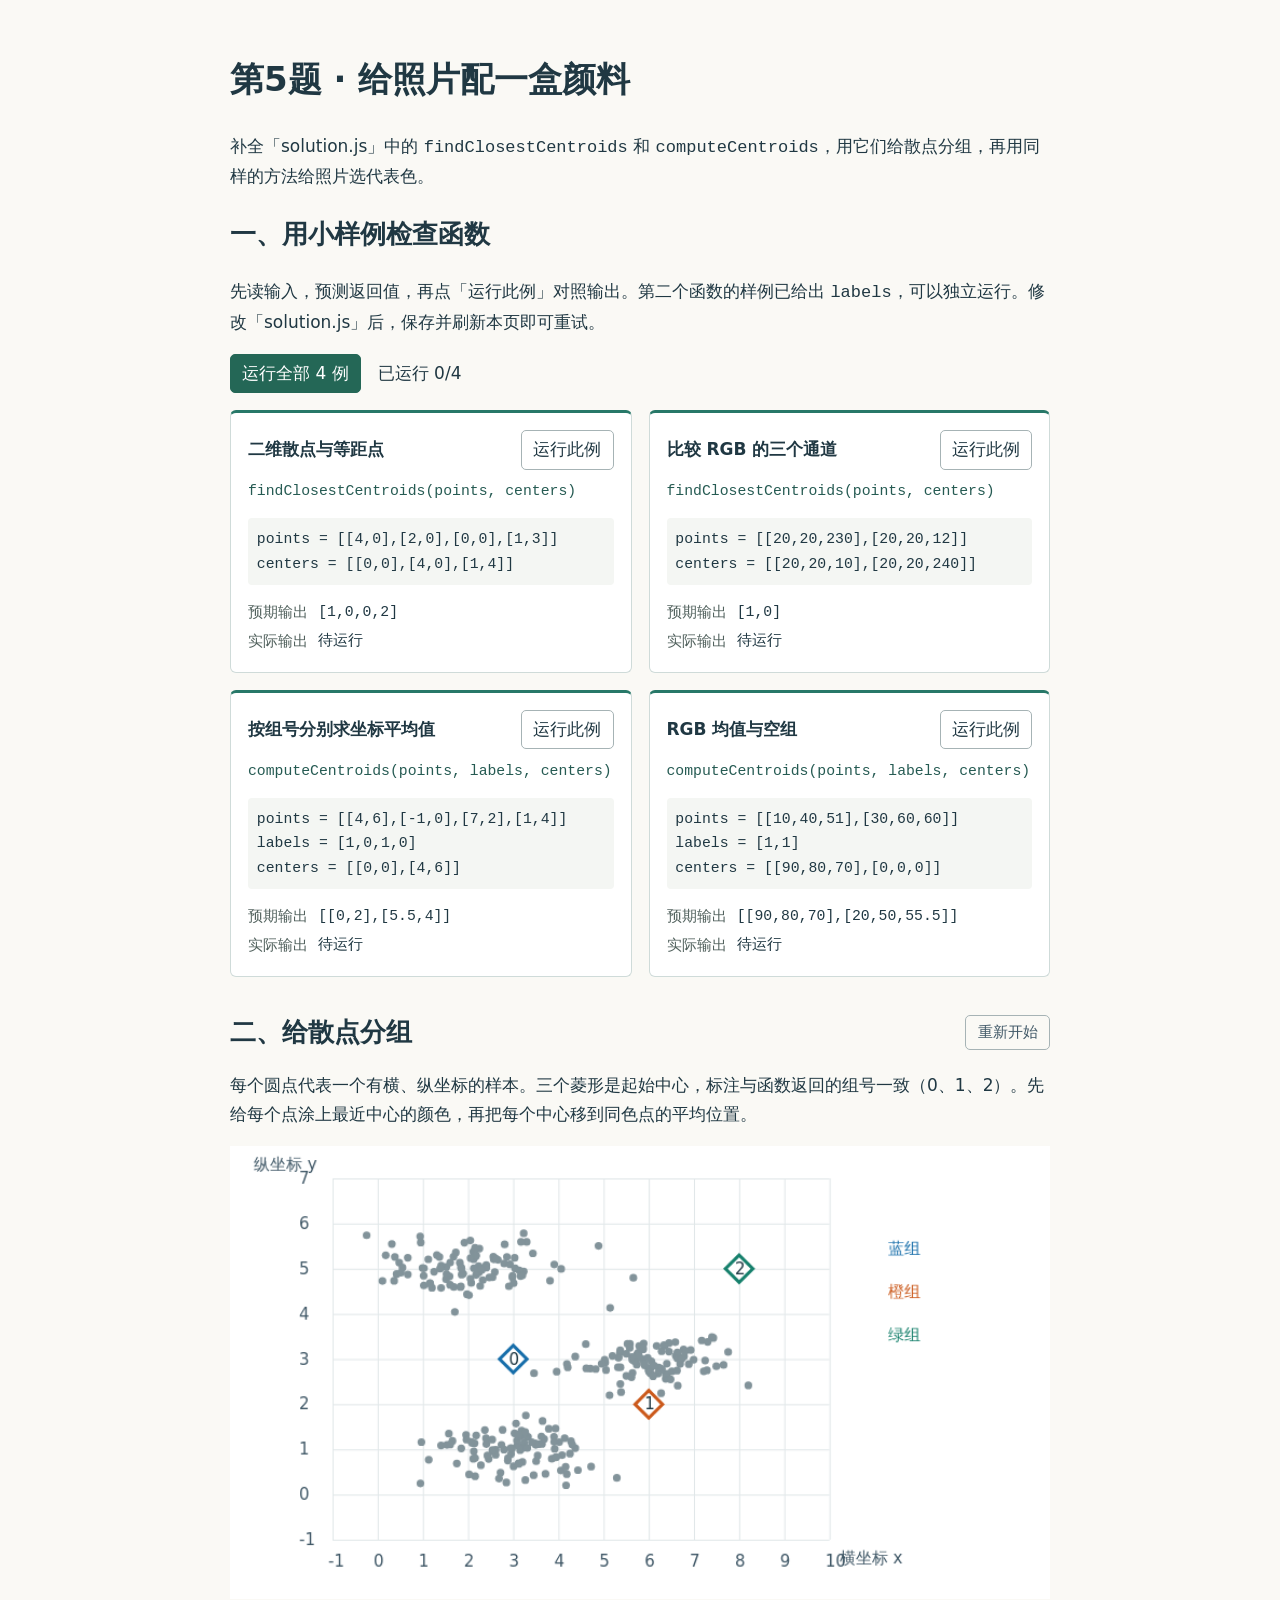
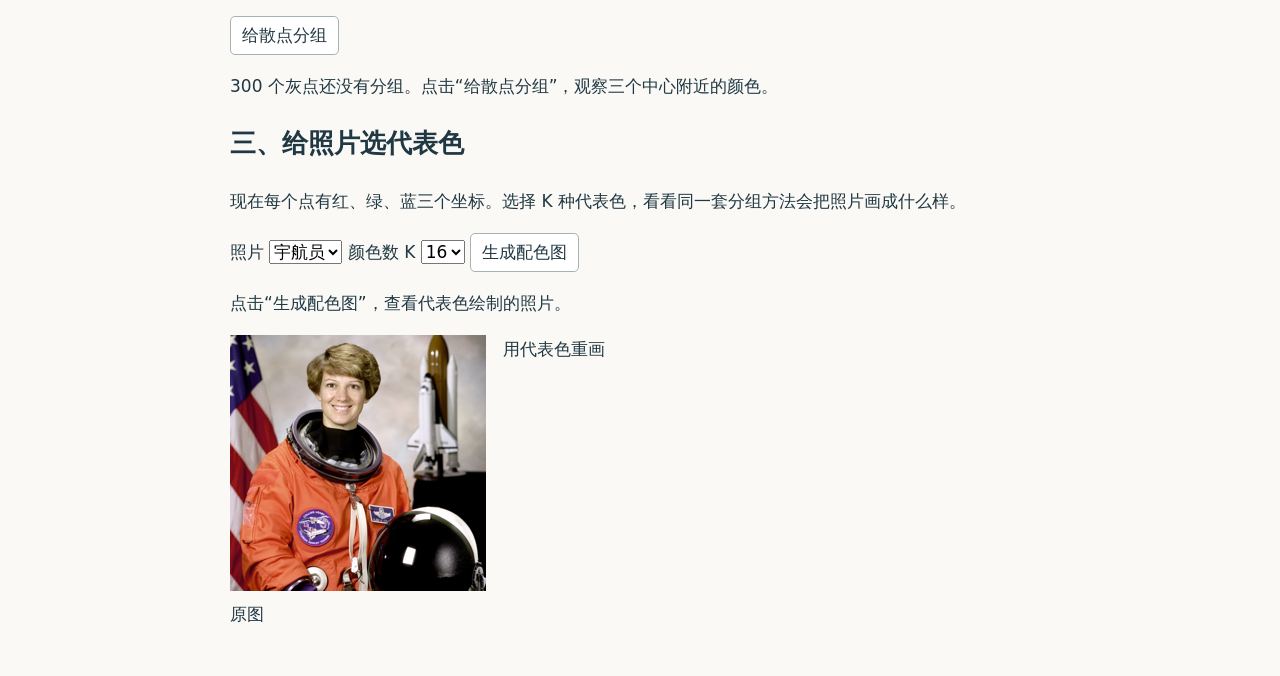
<file: questions/JS-第五题/测试样例.html>
<!doctype html><html lang="zh-CN"><meta charset="utf-8"><meta name="viewport" content="width=device-width,initial-scale=1"><title>第5题 · 给照片配一盒颜料</title>
<style>body{max-width:820px;margin:3em auto;padding:0 1em;font:17px/1.7 system-ui;color:#203843;background:#faf9f5}section{display:flex;flex-wrap:wrap;gap:1em}figure{margin:0}canvas{background:#ddd;max-width:100%}button,select{font:inherit}i{display:inline-block;width:28px;height:28px}.plot-heading{display:flex;align-items:center;justify-content:space-between;gap:.75em;flex-wrap:wrap;margin-top:1.5em}.plot-heading h2{margin:0}#restart{font-size:.9em;color:#405867;background:transparent;border:1px solid #a6b3b5;border-radius:5px;padding:.25em .75em;cursor:pointer}
#examples{display:grid;grid-template-columns:repeat(2,minmax(0,1fr));gap:1em;margin:1em 0 2em}
.example{background:white;border:1px solid #cfdbd9;border-top:3px solid #277868;border-radius:6px;padding:1em;min-width:0}
.example header,.test-actions{display:flex;align-items:center;justify-content:space-between;gap:.5em;flex-wrap:wrap}
.example h3{font-size:1em;margin:0}.signature{display:block;margin:.65em 0;color:#265b53}
.signature,.inputs,.example dd{font: .87em/1.65 ui-monospace,monospace;overflow-wrap:anywhere}
.inputs{white-space:pre-wrap;background:#f4f6f3;padding:.6em;border-radius:4px}
.example dl{margin:0;display:grid;grid-template-columns:auto minmax(0,1fr);gap:.25em .6em}
.example dt{font-size:.88em;color:#52625e}.example dd{margin:0}
button{cursor:pointer;color:inherit;border:1px solid #a6b3b5;background:white;border-radius:5px;padding:.25em .65em}
button:disabled{cursor:default;opacity:.6}#runAll{background:#246756;color:white;border-color:#246756}
.result-label{font-weight:650}.pass{color:#20644f}.fail,.hint{color:#913a25}
.hint{font-size:.9em;margin:.25em 0 0}.test-actions{justify-content:flex-start;gap:1em}
@media(max-width:720px){#examples{grid-template-columns:1fr}}
</style>
<h1>第5题 · 给照片配一盒颜料</h1>
<p>补全「solution.js」中的 <code>findClosestCentroids</code> 和 <code>computeCentroids</code>，用它们给散点分组，再用同样的方法给照片选代表色。</p>
<h2>一、用小样例检查函数</h2>
<p>先读输入，预测返回值，再点「运行此例」对照输出。第二个函数的样例已给出 <code>labels</code>，可以独立运行。修改「solution.js」后，保存并刷新本页即可重试。</p>
<div class="test-actions"><button type="button" id="runAll">运行全部 4 例</button><span id="testSummary" role="status">已运行 0/4</span></div>
<div id="examples"></div>
<header class="plot-heading"><h2>二、给散点分组</h2><button id="restart">重新开始</button></header>
<p>每个圆点代表一个有横、纵坐标的样本。三个菱形是起始中心，标注与函数返回的组号一致（0、1、2）。先给每个点涂上最近中心的颜色，再把每个中心移到同色点的平均位置。</p>
<canvas id="scatter" width="760" height="420" aria-label="300 个二维样本与三个聚类中心" style="display:block;background:white;width:100%;height:auto"></canvas>
<p><button id="step">给散点分组</button></p><p role="status" id="plotMessage"></p>

<h2>三、给照片选代表色</h2><p>现在每个点有红、绿、蓝三个坐标。选择 K 种代表色，看看同一套分组方法会把照片画成什么样。</p>
<label>照片 <select id="photo"><option value="astronaut">宇航员</option><option value="coffee">咖啡</option><option value="rocket">火箭</option></select></label>
<label>颜色数 K <select id="colors"><option>2</option><option>4</option><option>8</option><option selected>16</option></select></label> <button id="go">生成配色图</button>
<p role="status" id="statusText"></p><section><figure><canvas width="256" height="256" id="original"></canvas><figcaption>原图</figcaption></figure><figure><canvas width="256" height="256" id="output"></canvas><figcaption>用代表色重画</figcaption></figure></section><div id="swatches"></div>
<script src="配套脚本/内嵌样图.js"></script><script src="solution.js"></script><script src="配套脚本/小测试.js"></script><script src="配套脚本/实验.js"></script>
<script src="配套脚本/二维数据.js"></script><script src="配套脚本/散点.js"></script>
<script>
const ctx=original.getContext('2d'), dest=output.getContext('2d');
async function preview(){
  const key=photo.value;
  const img=new Image(); img.src=images[key]; await img.decode();
  if(key===photo.value) ctx.drawImage(img,0,0);
}
function reset(){dest.clearRect(0,0,256,256); swatches.replaceChildren();statusText.textContent='点击“生成配色图”，查看代表色绘制的照片。';output.hidden=true;}
photo.onchange=()=>{reset();preview();};colors.onchange=reset;reset();preview();
go.onclick=async()=>{
  reset();
  try{
    if (!runAllExamples()) {
      statusText.textContent='请先查看上方小测试中的实际输出和提示，修正函数后再生成配色图。';
      return;
    }
    await preview();
    const frame=ctx.getImageData(0,0,256,256), bytes=frame.data, points=[];
    for(let i=0;i<bytes.length;i+=4) points.push([bytes[i],bytes[i+1],bytes[i+2]]);
    const {palette,labels}=quantize(points,Number(colors.value));
    labels.forEach((label,i)=>bytes.set(palette[label].map(Math.round),4*i));
    output.hidden=false;dest.putImageData(frame,0,0);
    palette.forEach(rgb=>{const chip=document.createElement('i');chip.style.background='rgb('+rgb.map(Math.round).join(',')+')';swatches.append(chip);});
    statusText.textContent='四项检查通过。下方色块是本次计算出的调色板。';
  }catch(error){statusText.textContent=error.message;}
};
</script></html>
</file>
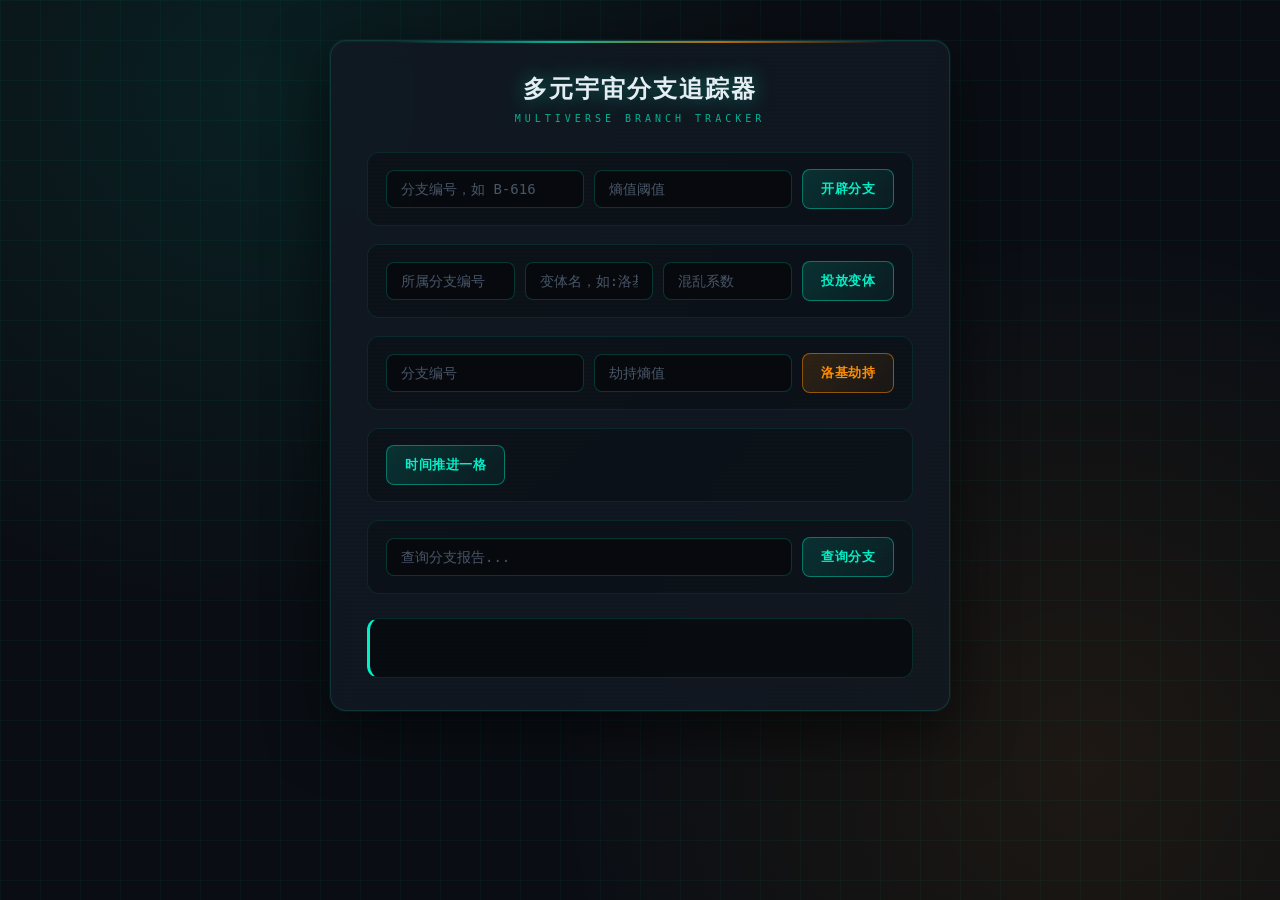
<file: questions/JS-第四题/tva.html>
<!DOCTYPE html>
<html>

<head>
    <meta charset="utf-8" />
    <title>多元宇宙分支追踪器 · TVA</title>
    <link rel="stylesheet" href="style.css" />
</head>

<body>
    <div class="app">
        <h1>多元宇宙分支追踪器</h1>

        <!-- 分支输入区 -->
        <div class="group">
            <div class="group-row">
                <input id="branch-id" placeholder="分支编号，如 B-616" />
                <input id="threshold" type="number" placeholder="熵值阈值" />
                <button id="spawn">开辟分支</button>
            </div>
        </div>

        <!-- 变体输入区 -->
        <div class="group">
            <div class="group-row">
                <input id="v-branch" placeholder="所属分支编号" />
                <input id="v-name" placeholder="变体名，如:洛基" />
                <input id="v-chaos" type="number" placeholder="混乱系数" />
                <button id="add-variant">投放变体</button>
            </div>
        </div>

        <!-- 洛基劫持区 -->
        <div class="group">
            <div class="group-row">
                <input id="h-branch" placeholder="分支编号" />
                <input id="h-number" type="number" placeholder="劫持熵值" />
                <button id="hijack">洛基劫持</button>
            </div>
        </div>

        <!-- 功能区 -->
        <div class="group">
            <div class="group-row">
                <button id="tick">时间推进一格</button>
            </div>
        </div>

        <div class="group">
            <div class="group-row">
                <input id="report-branch" placeholder="查询分支报告..." />
                <button id="report">查询分支</button>
            </div>
        </div>

        <!-- 输出区 -->
        <div id="result" class="result"></div>
    </div>

    <script src="render.js"></script>
    <script src="soultion.js"></script>
    <script src="logic.js"></script>
</body>

</html>
</file>
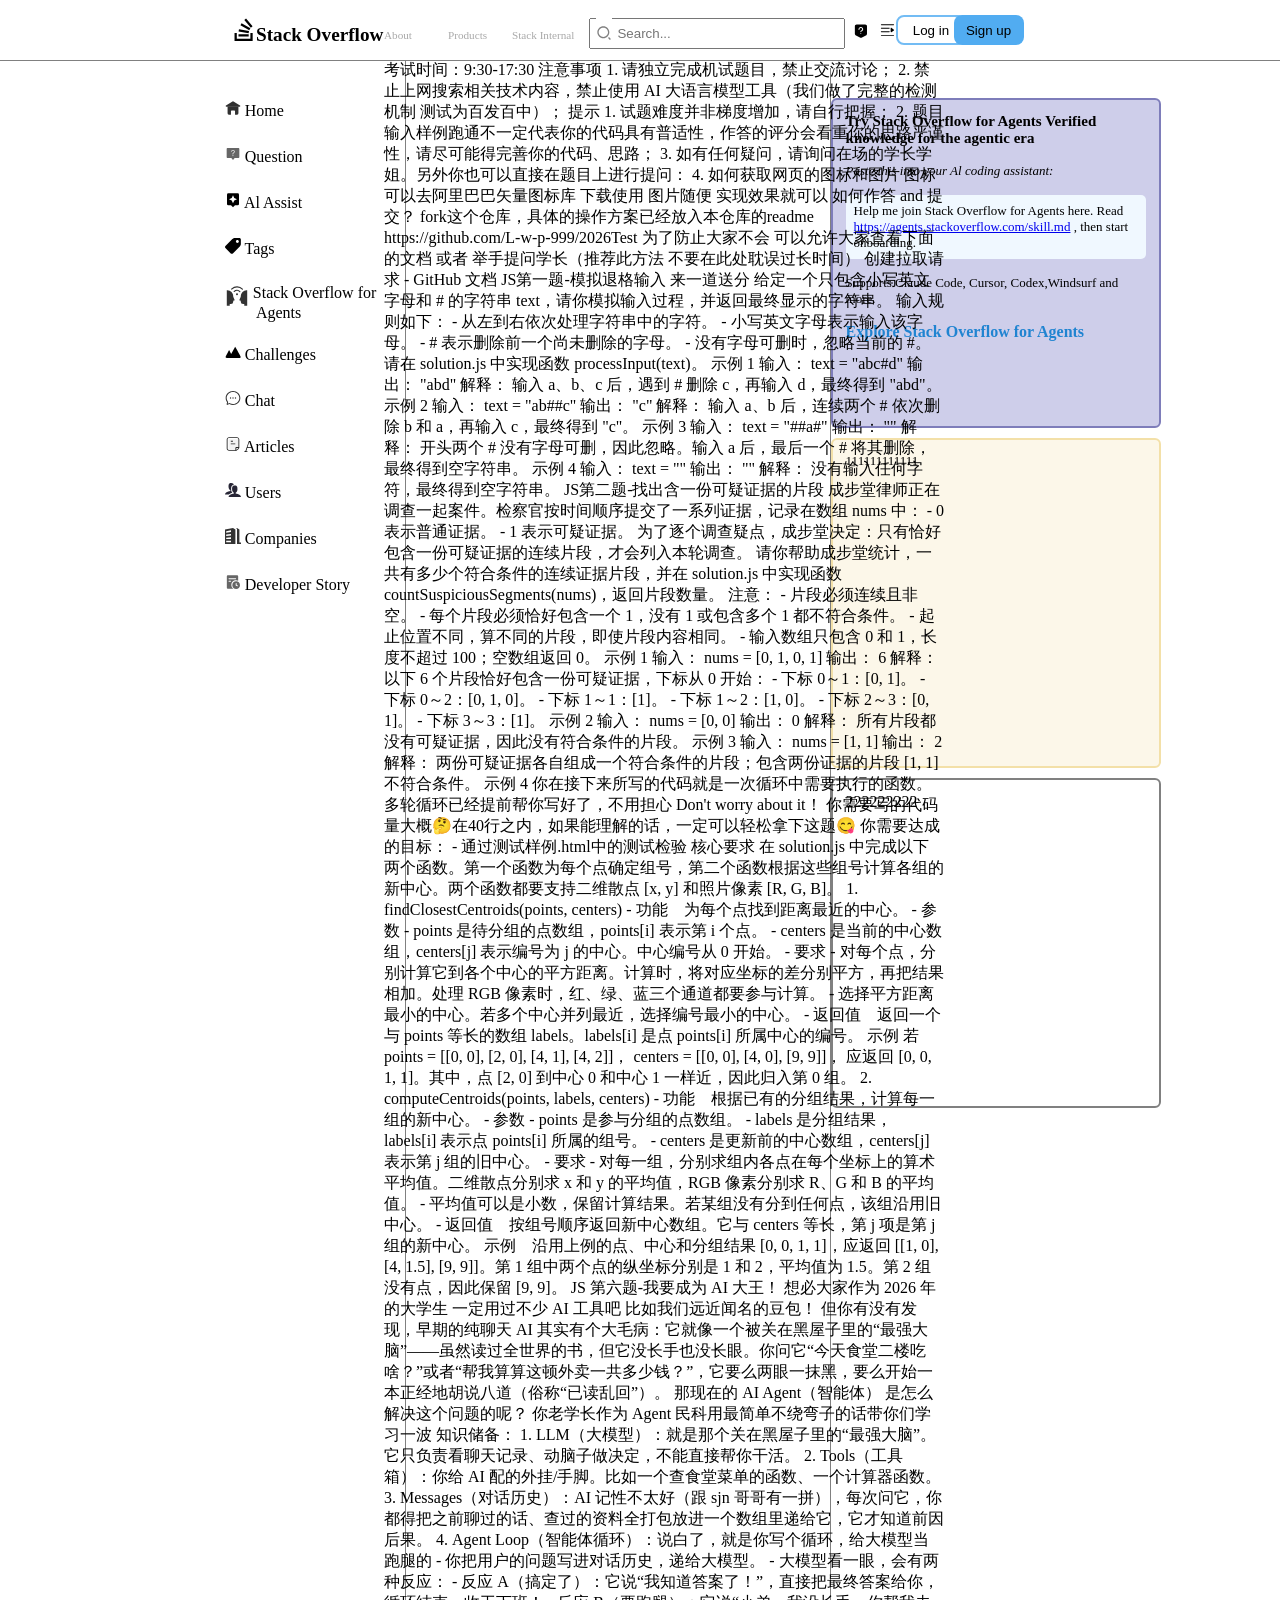
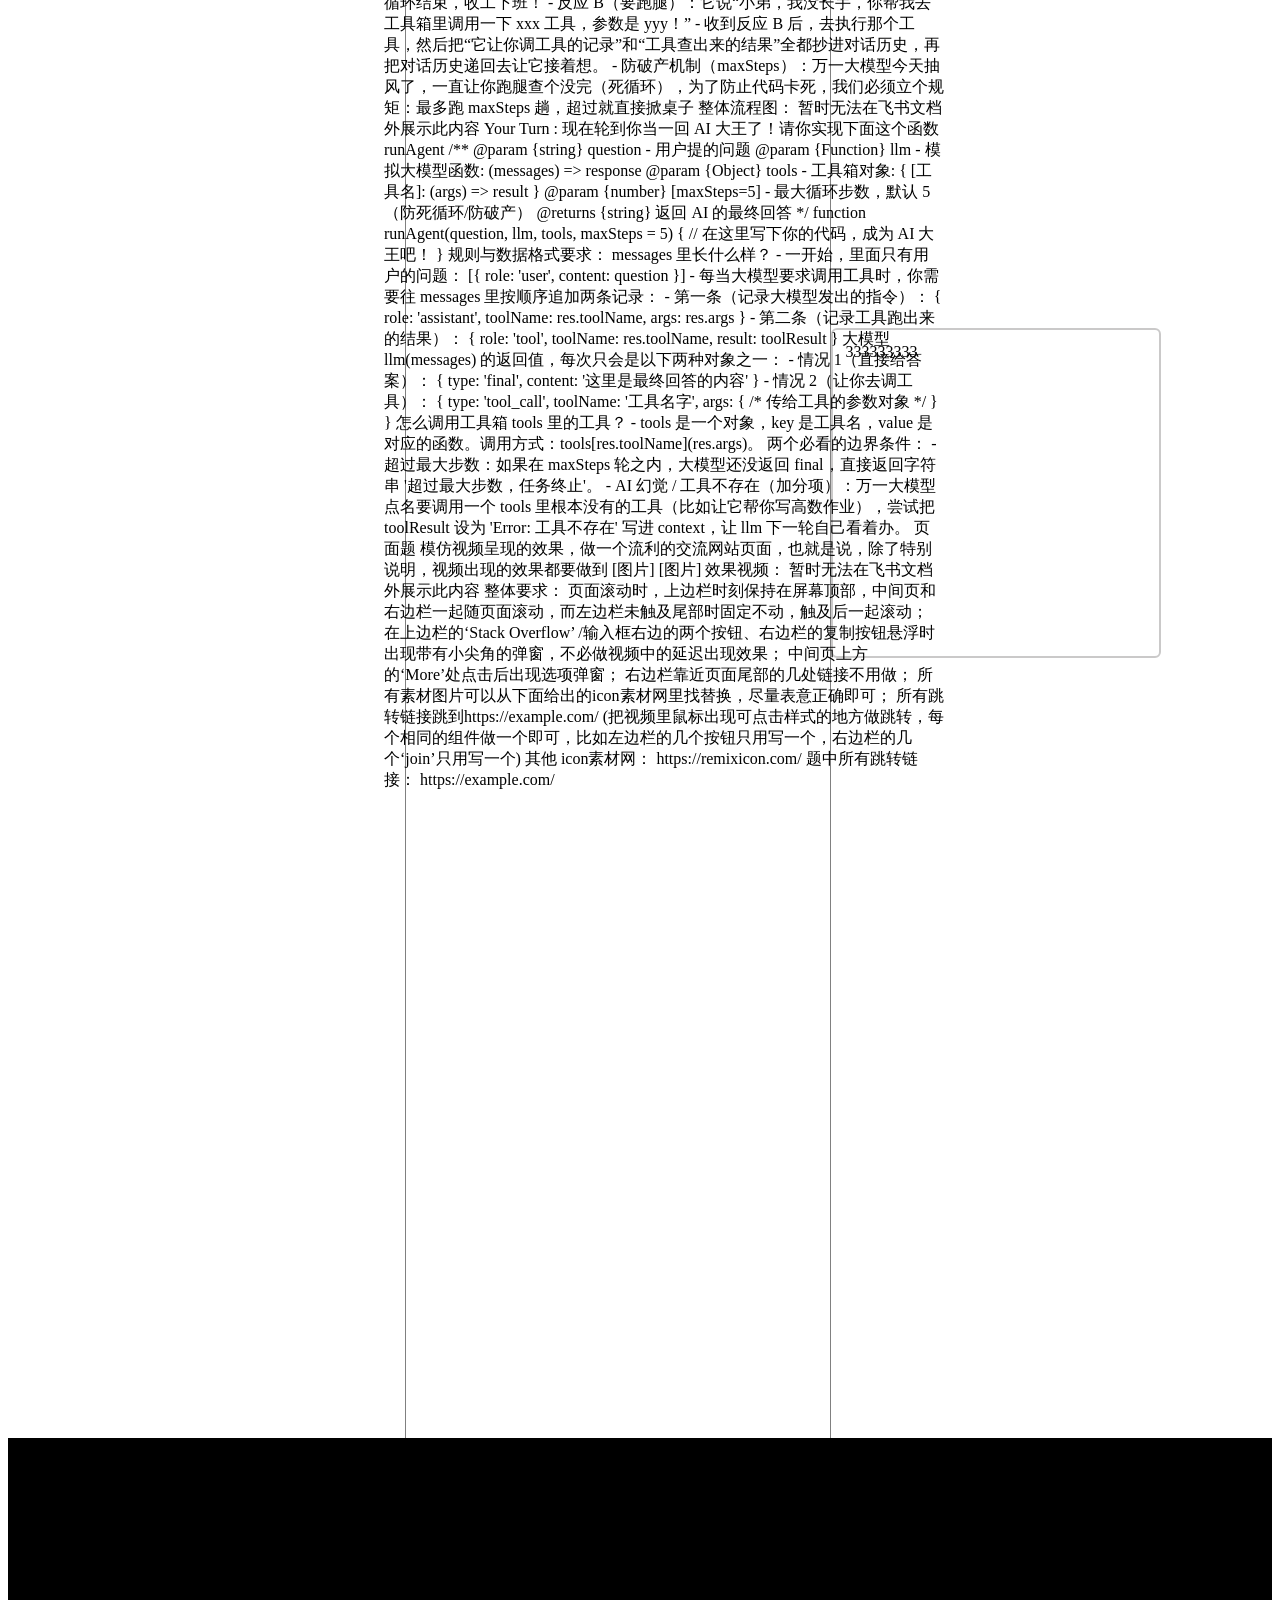
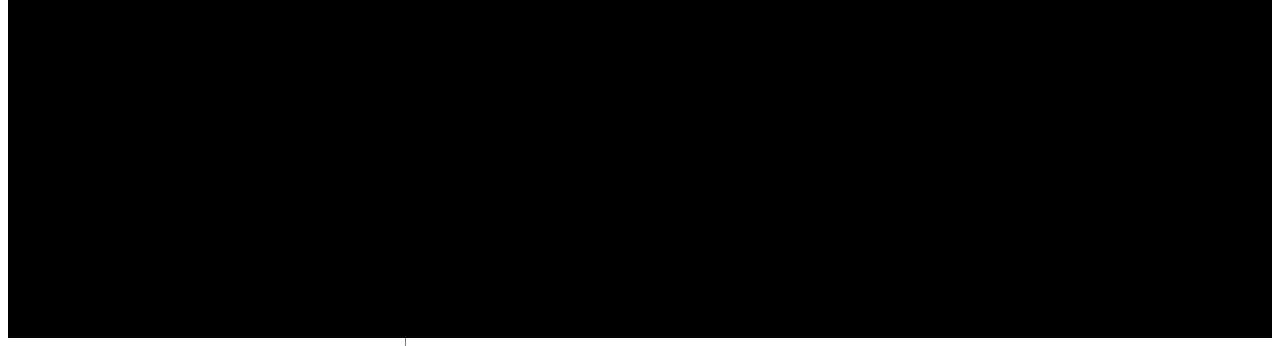
<file: questions/网页/a.html>
<!DOCTYPE html>
<html lang="en">

<head>
  <meta charset="UTF-8">
  <meta name="viewport" content="width=device-width, initial-scale=1.0">
  <title>Document</title>
  <link rel="stylesheet" href="a.css" />
</head>

<body>
  <div class="top">
    <svg class="svg_1" xmlns="http://www.w3.org/2000/svg" viewBox="0 0 24 24" fill="currentColor">
      <path
        d="M18.001 20.0025V15.0001H20.001V22.0025H4.00098V15.0001H6.00098V20.0025H18.001ZM7.50098 18.0001V16.0001H16.501V18.0001H7.50098ZM7.578 13.6197L7.9253 11.65L16.7886 13.2129L16.4413 15.1825L7.578 13.6197ZM9.21156 8.11608L10.2116 6.38403L18.0058 10.884L17.0058 12.6161L9.21156 8.11608ZM12.6289 3.5031L14.161 2.21753L19.9461 9.11193L18.414 10.3975L12.6289 3.5031Z">
      </path>
    </svg>
    <span class="Stack_Overflow">Stack Overflow</span>
    <span class="About">About</span>
    <span class="Products"> Products</span>
    <span class="Stack">Stack Internal</span>
    <svg class="svg_2" xmlns="http://www.w3.org/2000/svg" viewBox="0 0 24 24" width="16" height="16"
      fill="currentColor">
      <path
        d="M11 2C15.968 2 20 6.032 20 11C20 15.968 15.968 20 11 20C6.032 20 2 15.968 2 11C2 6.032 6.032 2 11 2ZM11 18C14.8675 18 18 14.8675 18 11C18 7.1325 14.8675 4 11 4C7.1325 4 4 7.1325 4 11C4 14.8675 7.1325 18 11 18ZM19.4853 18.0711L22.3137 20.8995L20.8995 22.3137L18.0711 19.4853L19.4853 18.0711Z">
      </path>
    </svg>
    <input placeholder="Search..." class="search">
    <svg class="svg_3" t="1795845742187" class="icon" viewBox="0 0 1024 1024" version="1.1"
      xmlns="http://www.w3.org/2000/svg" p-id="1743" width="16" height="16">
      <path
        d="M778.922667 122.624c33.28 0 61.098667 11.093333 83.285333 33.28 22.186667 22.229333 33.28 50.005333 33.28 83.328v502.613333c0 27.776-16.64 55.552-38.826667 66.645334l-310.912 161.024c-16.981333 7.68-21.248 13.226667-39.381333 13.226666-13.056 0-24.96-8.661333-34.048-13.226666l-309.674667-161.024c-27.733333-16.64-44.373333-38.826667-44.373333-66.602667V239.232c0-66.645333 49.92-116.608 116.565333-116.608h544.085334z m-276.522667 556.117333c-19.2 0-32 12.8-32 32s12.8 32 32 32 32-12.8 32-32-12.8-32-32-32z m4.48-384c-49.962667 0-94.378667 22.186667-122.154667 55.466667-27.733333 33.365333-38.826667 77.781333-27.733333 111.061333 3.84 10.069333 16.64 22.186667 33.28 16.64s27.776-16.64 22.186667-33.28c-5.546667-16.64 0-38.826667 11.136-61.056 11.093333-16.64 33.28-33.322667 77.738666-33.322666 33.28 0 55.509333 11.093333 66.602667 27.733333 16.64 22.229333 22.186667 44.458667 16.64 72.192-11.093333 38.869333-39.594667 52.864-61.013333 66.645333-7.424 4.693333-10.581333 6.613333-16.682667 11.093334-33.28 22.186667-33.28 55.509333-33.28 66.645333 0 16.64 11.093333 27.733333 27.733333 27.733333s27.733333-11.093333 27.733334-27.733333v-5.546667c0-5.546667 3.584-13.013333 11.093333-16.682666 4.650667-2.090667 6.229333-3.072 11.093333-5.546667 31.957333-15.36 77.781333-38.869333 94.421334-105.472 11.093333-38.869333 5.546667-83.285333-22.186667-116.608-27.776-33.28-66.645333-49.962667-116.608-49.962667z"
        p-id="1744"></path>
    </svg>
    <svg class="svg_4" t="1795845829171" class="icon" viewBox="0 0 1448 1024" version="1.1"
      xmlns="http://www.w3.org/2000/svg" p-id="8778" width="16" height="16">
      <path
        d="M328.374937 824.80766h789.200739c14.105157 0 28.210314 11.352931 28.210314 28.210314 0 14.105157-11.352931 28.210314-28.210314 28.210314H328.374937c-14.105157 0-28.210314-11.352931-28.210314-28.210314 0-17.029397 14.105157-28.210314 28.210314-28.210314z m0-451.020998h507.269612c14.105157 0 28.210314 11.352931 28.210314 28.210314 0 14.105157-11.352931 28.210314-28.210314 28.210314H328.374937c-14.105157 0-28.210314-11.352931-28.210314-28.210314 0-16.857383 14.105157-28.210314 28.210314-28.210314z m0 225.510499h507.269612c14.105157 0 28.210314 11.352931 28.210314 28.210314 0 14.105157-11.352931 28.210314-28.210314 28.210314H328.374937c-14.105157 0-28.210314-11.352931-28.210314-28.210314 0-17.029397 14.105157-28.210314 28.210314-28.210314z m0-451.020998h789.200739c14.105157 0 28.210314 14.105157 28.210314 28.210314s-11.352931 28.210314-28.210314 28.210315H328.374937c-14.105157 0-28.210314-14.105157-28.210314-28.210315s14.105157-28.210314 28.210314-28.210314z m805.886108 341.103981l-163.413405-115.593482c-8.600706-6.364522-19.953637-7.396607-29.586427-2.752226-9.63279 4.816395-15.653284 14.449185-15.653284 25.286075v233.93919c0 22.533848 25.286074 36.639006 45.067697 22.533848l163.413405-115.593482c14.277171-14.105157 14.277171-36.639006 0.172014-47.819923z m0 0"
        p-id="8779"></path>
    </svg>
    <button class="in">Log in</button>
    <button class="up">Sign up</button>
  </div>
  <aside class="aside_1">
    <div class="home">
      <svg t="1795851635089" class="icon" viewBox="0 0 1024 1024" version="1.1" xmlns="http://www.w3.org/2000/svg"
        p-id="50720" width="16" height="16">
        <path
          d="M480 94.72L62.72 359.68A42.666667 42.666667 0 0 0 85.333333 438.186667h853.333334a42.666667 42.666667 0 0 0 23.04-78.506667l-417.706667-264.96a59.733333 59.733333 0 0 0-64 0z"
          fill="#313131" p-id="50721"></path>
        <path
          d="M164.693333 421.12V853.333333a85.333333 85.333333 0 0 0 85.333334 85.333334h131.84v-224.426667a42.666667 42.666667 0 0 1 42.666666-42.666667h174.933334a42.666667 42.666667 0 0 1 42.666666 42.666667V938.666667h131.84a85.333333 85.333333 0 0 0 85.333334-85.333334V421.12z"
          fill="#313131" p-id="50722"></path>
      </svg>
      Home
    </div>
    <div class="question">
      <svg t="1795851695589" class="icon" viewBox="0 0 1024 1024" version="1.1" xmlns="http://www.w3.org/2000/svg"
        p-id="52567" width="16" height="16">
        <path
          d="M853.333333 132.266667H170.666667c-36.266667 0-64 27.733333-64 64v512c0 36.266667 27.733333 64 64 64h234.666666l91.733334 113.066666c8.533333 8.533333 21.333333 8.533333 29.866666 0l91.733334-113.066666h234.666666c36.266667 0 64-27.733333 64-64v-512c0-34.133333-27.733333-64-64-64zM531.2 642.133333c-6.4 6.4-12.8 8.533333-21.333333 8.533334s-17.066667-2.133333-21.333334-8.533334c-6.4-6.4-8.533333-12.8-8.533333-21.333333s2.133333-14.933333 8.533333-21.333333c6.4-6.4 12.8-8.533333 21.333334-8.533334s14.933333 2.133333 21.333333 8.533334c6.4 6.4 8.533333 12.8 8.533333 21.333333s-4.266667 14.933333-8.533333 21.333333z m72.533333-230.4c-4.266667 6.4-19.2 19.2-42.666666 38.4-10.666667 8.533333-19.2 17.066667-23.466667 27.733334-6.4 10.666667-10.666667 23.466667-10.666667 36.266666v12.8c0 10.666667-8.533333 19.2-21.333333 19.2-10.666667 0-21.333333-8.533333-21.333333-19.2v-12.8c0-17.066667 2.133333-29.866667 10.666666-42.666666 6.4-14.933333 23.466667-34.133333 51.2-57.6l17.066667-17.066667c10.666667-12.8 14.933333-25.6 14.933333-38.4 0-19.2-6.4-34.133333-17.066666-46.933333-12.8-12.8-29.866667-17.066667-51.2-17.066667-25.6 0-44.8 8.533333-57.6 23.466667-8.533333 10.666667-12.8 23.466667-14.933334 40.533333-2.133333 8.533333-8.533333 17.066667-19.2 17.066667h-2.133333c-10.666667 0-21.333333-10.666667-19.2-21.333334 4.266667-25.6 12.8-46.933333 29.866667-61.866666 21.333333-21.333333 49.066667-32 85.333333-32 32 0 59.733333 8.533333 78.933333 25.6 19.2 17.066667 27.733333 40.533333 27.733334 70.4 4.266667 21.333333-2.133333 40.533333-14.933334 55.466666z"
          fill="#666666" p-id="52568"></path>
      </svg>
      Question
    </div>
    <div class="a">
      <svg class="svg_a" t="1795850719896" class="icon" viewBox="0 0 1024 1024" version="1.1"
        xmlns="http://www.w3.org/2000/svg" p-id="26043" width="16" height="16">
        <path
          d="M810.666667 85.333333H213.333333a85.333333 85.333333 0 0 0-85.333333 85.333334v597.333333a85.333333 85.333333 0 0 0 85.333333 85.333333h170.666667l128 128 128-128h170.666667a85.333333 85.333333 0 0 0 85.333333-85.333333V170.666667a85.333333 85.333333 0 0 0-85.333333-85.333334m-218.453334 464.213334L512 725.333333l-80.213333-175.786666L256 469.333333l175.786667-80.213333L512 213.333333l80.213333 175.786667L768 469.333333"
          fill="" p-id="26044"></path>
      </svg>
      Al Assist
    </div>
    <div class="b">
      <svg class="svg_b" t="1795850806268" class="icon" viewBox="0 0 1024 1024" version="1.1"
        xmlns="http://www.w3.org/2000/svg" p-id="27916" width="16" height="16">
        <path
          d="M919.411145 0 633.478528 0c-52.41728 0-125.636578 30.315136-162.706028 67.384586L27.810015 510.347071c-37.06945 37.06945-37.06945 97.731432 0 134.800882l341.77462 341.77462c37.06945 37.06945 97.731432 37.06945 134.800882 0l442.930774-442.930774C984.417451 506.922348 1014.732587 433.70305 1014.732587 381.254059L1014.732587 95.321442C1014.732587 42.904162 971.828425 0 919.411145 0zM792.759834 317.103934c-52.544122 0-95.13118-42.587058-95.13118-95.13118s42.587058-95.13118 95.13118-95.13118 95.13118 42.587058 95.13118 95.13118S845.303956 317.103934 792.759834 317.103934z"
          fill="#000000" p-id="27917"></path>
      </svg>
      Tags
    </div>
    <div class="c">
      <svg class="svg_c" t="1795850960225" class="icon" viewBox="0 0 1024 1024" version="1.1"
        xmlns="http://www.w3.org/2000/svg" p-id="44770" width="16" height="16">
        <path
          d="M921.6 262.997333A249.344 249.344 0 0 0 672.597333 512v34.133333l-64.853333 149.504 64.853333 21.162667v37.376a100.181333 100.181333 0 0 0 100.010667 100.181333h48.981333v74.410667h125.610667v-665.6zM351.402667 512A249.344 249.344 0 0 0 102.4 262.997333H76.8v665.6h125.610667v-74.410666h48.981333a100.181333 100.181333 0 0 0 100.010667-100.181334V716.8l64.853333-21.674667-64.853333-148.992zM512 393.386667a44.202667 44.202667 0 1 0 44.202667 44.202666A44.202667 44.202667 0 0 0 512 393.386667z m0 51.2a6.997333 6.997333 0 0 1-6.997333-6.997334 6.997333 6.997333 0 0 1 13.994666 0 6.997333 6.997333 0 0 1-6.997333 6.997334zM379.221333 297.130667l-3.754666 3.584a25.941333 25.941333 0 0 0 0 36.352 25.6 25.6 0 0 0 36.181333 0l3.072-2.901334a141.653333 141.653333 0 0 1 199.68 5.802667 25.6 25.6 0 1 0 37.205333-35.157333 192.853333 192.853333 0 0 0-273.066666-7.68z"
          fill="#333333" p-id="44771"></path>
        <path
          d="M306.176 231.936l6.144-5.973333a290.133333 290.133333 0 0 1 410.624 11.605333 25.6 25.6 0 0 0 36.181333 1.024 25.6 25.6 0 0 0 1.024-36.181333 341.333333 341.333333 0 0 0-482.986666-13.653334c-2.389333 2.218667-4.778667 4.437333-6.997334 6.826667a25.6 25.6 0 0 0 36.010667 36.352z"
          fill="#333333" p-id="44772"></path>
      </svg>
      Stack Overflow for &nbsp;&nbsp;&nbsp;&nbsp;&nbsp;&nbsp;&nbsp;&nbsp;Agents
    </div>
    <div class="d">
      <svg t="1795851463408" class="icon" viewBox="0 0 1024 1024" version="1.1" xmlns="http://www.w3.org/2000/svg"
        p-id="46326" width="16" height="16">
        <path
          d="M993.28 793.6q11.264 21.504 10.752 40.448t-11.264 32.768-30.208 22.016-45.056 8.192l-395.264 0-263.168 0-138.24 0q-27.648 0-45.568-10.24t-26.112-26.112-7.168-35.84 11.264-40.448q14.336-27.648 31.232-59.392t34.304-64.512l34.816-65.536q17.408-32.768 33.792-62.464 37.888-70.656 76.8-141.312l130.048 254.976 256-475.136q68.608 120.832 132.096 236.544 27.648 49.152 56.32 101.888t56.832 103.424 53.248 97.28 44.544 83.456z"
          p-id="46327"></path>
      </svg>
      Challenges
    </div>
    <div class="e">
      <svg t="1795851492541" class="icon" viewBox="0 0 1024 1024" version="1.1" xmlns="http://www.w3.org/2000/svg"
        p-id="47454" width="16" height="16">
        <path
          d="M512 64c259.2 0 469.333333 200.576 469.333333 448s-210.133333 448-469.333333 448a484.48 484.48 0 0 1-232.725333-58.88l-116.394667 50.645333a42.666667 42.666667 0 0 1-58.517333-49.002666l29.76-125.013334C76.629333 703.402667 42.666667 611.477333 42.666667 512 42.666667 264.576 252.8 64 512 64z m0 64C287.488 128 106.666667 300.586667 106.666667 512c0 79.573333 25.557333 155.434667 72.554666 219.285333l5.525334 7.317334 18.709333 24.192-26.965333 113.237333 105.984-46.08 27.477333 15.018667C370.858667 878.229333 439.978667 896 512 896c224.512 0 405.333333-172.586667 405.333333-384S736.512 128 512 128z m-157.696 341.333333a42.666667 42.666667 0 1 1 0 85.333334 42.666667 42.666667 0 0 1 0-85.333334z m159.018667 0a42.666667 42.666667 0 1 1 0 85.333334 42.666667 42.666667 0 0 1 0-85.333334z m158.997333 0a42.666667 42.666667 0 1 1 0 85.333334 42.666667 42.666667 0 0 1 0-85.333334z"
          fill="#333333" p-id="47455"></path>
      </svg>
      Chat
    </div>
    <div class="f">
      <svg t="1795851537395" class="icon" viewBox="0 0 1024 1024" version="1.1" xmlns="http://www.w3.org/2000/svg"
        p-id="48650" width="16" height="16">
        <path
          d="M310.857143 201.142857h475.428571c40.228571 0 73.142857 32.914286 73.142857 73.142857v552.228572l-87.771428 69.485714H310.857143c-40.228571 0-73.142857-32.914286-73.142857-73.142857v-548.571429c0-40.228571 32.914286-73.142857 73.142857-73.142857z"
          fill="#F2F2F2" p-id="48651"></path>
        <path
          d="M680.228571 950.857143H256c-80.457143 0-146.285714-65.828571-146.285714-146.285714V219.428571c0-80.457143 65.828571-146.285714 146.285714-146.285714h512c80.457143 0 146.285714 65.828571 146.285714 146.285714v515.657143c0 43.885714-18.285714 87.771429-54.857143 113.371429l-87.771428 69.485714c-25.6 21.942857-58.514286 32.914286-91.428572 32.914286zM256 128C204.8 128 164.571429 168.228571 164.571429 219.428571v585.142858c0 51.2 40.228571 91.428571 91.428571 91.428571h424.228571c21.942857 0 40.228571-7.314286 58.514286-18.285714l87.771429-69.485715c21.942857-18.285714 32.914286-43.885714 32.914285-73.142857V219.428571c0-51.2-40.228571-91.428571-91.428571-91.428571H256z"
          fill="#262626" p-id="48652"></path>
        <path
          d="M694.857143 943.542857c-14.628571 0-29.257143-10.971429-29.257143-29.257143v-146.285714c0-36.571429 29.257143-65.828571 65.828571-65.828571h146.285715c14.628571 0 29.257143 10.971429 29.257143 29.257142s-10.971429 29.257143-29.257143 29.257143h-146.285715c-3.657143 0-7.314286 3.657143-7.314285 7.314286v146.285714c0 14.628571-14.628571 29.257143-29.257143 29.257143zM394.971429 310.857143h91.428571c14.628571 0 29.257143 10.971429 29.257143 29.257143 0 14.628571-10.971429 29.257143-29.257143 29.257143h-91.428571c-18.285714-3.657143-29.257143-14.628571-29.257143-32.914286 0-14.628571 10.971429-25.6 29.257143-25.6zM394.971429 475.428571h237.714285c14.628571 0 29.257143 10.971429 29.257143 29.257143 0 14.628571-10.971429 29.257143-29.257143 29.257143h-237.714285c-14.628571 0-29.257143-10.971429-29.257143-29.257143s10.971429-29.257143 29.257143-29.257143z"
          fill="#262626" p-id="48653"></path>
      </svg>
      Articles
    </div>
    <div class="g">
      <svg t="1795851571292" class="icon" viewBox="0 0 1152 1024" version="1.1" xmlns="http://www.w3.org/2000/svg"
        p-id="49672" width="16" height="16">
        <path
          d="M768 770.62144l0-52.77696c70.49216-39.7312 128-138.77248 128-237.83424 0-159.06816 0-288.01024-192-288.01024s-192 128.94208-192 288.01024c0 99.06176 57.50784 198.10304 128 237.83424l0 52.77696c-217.10848 17.75616-384 124.416-384 253.37856l896 0c0-128.96256-166.89152-235.64288-384-253.37856zM327.18848 795.32032c55.31648-36.1472 124.08832-63.63136 199.7824-80.40448-15.0528-17.77664-28.71296-37.62176-40.48896-59.02336-30.4128-55.23456-46.4896-116.06016-46.4896-175.90272 0-86.03648 0-167.30112 30.59712-233.75872 29.696-64.512 83.12832-104.48896 159.232-119.48032-16.91648-76.47232-61.93152-126.75072-181.82144-126.75072-192 0-192 128.94208-192 288.01024 0 99.06176 57.50784 198.10304 128 237.83424l0 52.77696c-217.10848 17.75616-384 124.416-384 253.37856l278.99904 0c14.52032-12.9024 30.59712-25.16992 48.18944-36.67968z"
          fill="#272636" p-id="49673"></path>
      </svg>
      Users
    </div>
    <div class="h">
      <svg t="1795851819381" class="icon" viewBox="0 0 1024 1024" version="1.1" xmlns="http://www.w3.org/2000/svg"
        p-id="53887" width="16" height="16">
        <path
          d="M0 102.4v921.6h665.6V102.4l-153.6-102.4z m384 808.96h-307.2V819.2l307.2-5.12z m0-204.8l-307.2 5.12v-92.16l307.2-20.48z m0-220.16l-307.2 20.48V414.72l307.2-35.84z m0-225.28l-307.2 40.96V204.8l307.2-61.44zM921.6 921.6V102.4l-153.6-102.4h-76.8L768 51.2v972.8h256v-102.4h-102.4z"
          fill="#333333" p-id="53888"></path>
      </svg>
      Companies
    </div>
    <div class="i">
      <svg t="1795851863775" class="icon" viewBox="0 0 1024 1024" version="1.1" xmlns="http://www.w3.org/2000/svg"
        p-id="54933" width="16" height="16">
        <path
          d="M768 74.666667c40.533333 0 72.533333 32 74.666667 70.4v294.4c-40.533333-21.333333-89.6-34.133333-138.666667-34.133334-164.266667 0-298.666667 134.4-298.666667 298.666667 0 102.4 51.2 192 128 245.333333H192c-40.533333 0-72.533333-32-74.666667-70.4V149.333333c0-40.533333 32-72.533333 70.4-74.666666H768z m-405.333333 362.666666h-108.8c-17.066667 2.133333-29.866667 14.933333-29.866667 32s12.8 29.866667 29.866667 32H364.8c17.066667-2.133333 29.866667-14.933333 29.866667-32s-14.933333-32-32-32z m320-170.666666H253.866667c-17.066667 2.133333-29.866667 14.933333-29.866667 32s12.8 29.866667 29.866667 32H684.8c17.066667-2.133333 29.866667-14.933333 29.866667-32s-14.933333-32-32-32z"
          fill="#666666" p-id="54934"></path>
        <path
          d="M714.666667 469.333333C851.2 469.333333 960 578.133333 960 714.666667S851.2 960 714.666667 960 469.333333 851.2 469.333333 714.666667 578.133333 469.333333 714.666667 469.333333z m0 106.666667c-17.066667 0-32 14.933333-32 32v113.066667c2.133333 10.666667 8.533333 21.333333 19.2 25.6l85.333333 38.4 2.133333 2.133333c14.933333 4.266667 32-2.133333 38.4-17.066667l2.133334-2.133333c4.266667-14.933333-2.133333-32-17.066667-38.4L746.666667 699.733333V605.866667c-2.133333-17.066667-14.933333-29.866667-32-29.866667z"
          fill="#666666" p-id="54935"></path>
      </svg>
      Developer Story
    </div>
  </aside>
  <aside class="aside_2">
    <div class="try">
      <span class="head">Try Stack Overflow for Agents Verified knowledge for the agentic era</span><br><br>
      <span class="Paste">Paste this into your Al coding assistant:</span><br><br>
      <div class="Help">Help me join Stack Overflow for
        Agents here. Read
        <a href="https://agents.stackoverflow.com/skill.md">https://agents.stackoverflow.com/skill.md</a>
        , then start
        onboarding.
      </div><br>
      <span class="">Supports Claude Code, Cursor, Codex,Windsurf and more.</span><br><br>
      <span class="Explore">Explore Stack Overflow for Agents</span>
    </div>
    <div class="the">
      111111111111
    </div>
    <div class="collect">
      222222222
    </div>
    <div class="without"></div>
    <div class="Hot">333333333</div>
  </aside>
  <main class="main">
    考试时间：9:30-17:30
    注意事项
    1. 请独立完成机试题目，禁止交流讨论；
    2. 禁止上网搜索相关技术内容，禁止使用 AI 大语言模型工具（我们做了完整的检测机制 测试为百发百中）；
    提示
    1. 试题难度并非梯度增加，请自行把握；
    2. 题目输入样例跑通不一定代表你的代码具有普适性，作答的评分会看重你的思路严谨性，请尽可能得完善你的代码、思路；
    3. 如有任何疑问，请询问在场的学长学姐。另外你也可以直接在题目上进行提问：
    4. 如何获取网页的图标和图片 图标可以去阿里巴巴矢量图标库 下载使用 图片随便 实现效果就可以
    如何作答 and 提交？
    fork这个仓库，具体的操作方案已经放入本仓库的readme https://github.com/L-w-p-999/2026Test
    为了防止大家不会 可以允许大家查看下面的文档 或者 举手提问学长（推荐此方法 不要在此处耽误过长时间）
    创建拉取请求 - GitHub 文档
    JS第一题-模拟退格输入
    来一道送分

    给定一个只包含小写英文字母和 # 的字符串 text，请你模拟输入过程，并返回最终显示的字符串。
    输入规则如下：
    - 从左到右依次处理字符串中的字符。
    - 小写英文字母表示输入该字母。
    - # 表示删除前一个尚未删除的字母。
    - 没有字母可删时，忽略当前的 #。
    请在 solution.js 中实现函数 processInput(text)。
    示例 1
    输入： text = "abc#d"
    输出： "abd"
    解释： 输入 a、b、c 后，遇到 # 删除 c，再输入 d，最终得到 "abd"。
    示例 2
    输入： text = "ab##c"
    输出： "c"
    解释： 输入 a、b 后，连续两个 # 依次删除 b 和 a，再输入 c，最终得到 "c"。
    示例 3
    输入： text = "##a#"
    输出： ""
    解释： 开头两个 # 没有字母可删，因此忽略。输入 a 后，最后一个 # 将其删除，最终得到空字符串。
    示例 4
    输入： text = ""
    输出： ""
    解释： 没有输入任何字符，最终得到空字符串。
    JS第二题-找出含一份可疑证据的片段
    成步堂律师正在调查一起案件。检察官按时间顺序提交了一系列证据，记录在数组 nums 中：
    - 0 表示普通证据。
    - 1 表示可疑证据。
    为了逐个调查疑点，成步堂决定：只有恰好包含一份可疑证据的连续片段，才会列入本轮调查。
    请你帮助成步堂统计，一共有多少个符合条件的连续证据片段，并在 solution.js 中实现函数 countSuspiciousSegments(nums)，返回片段数量。
    注意：
    - 片段必须连续且非空。
    - 每个片段必须恰好包含一个 1，没有 1 或包含多个 1 都不符合条件。
    - 起止位置不同，算不同的片段，即使片段内容相同。
    - 输入数组只包含 0 和 1，长度不超过 100；空数组返回 0。
    示例 1
    输入： nums = [0, 1, 0, 1]
    输出： 6
    解释： 以下 6 个片段恰好包含一份可疑证据，下标从 0 开始：
    - 下标 0～1：[0, 1]。
    - 下标 0～2：[0, 1, 0]。
    - 下标 1～1：[1]。
    - 下标 1～2：[1, 0]。
    - 下标 2～3：[0, 1]。
    - 下标 3～3：[1]。
    示例 2
    输入： nums = [0, 0]
    输出： 0
    解释： 所有片段都没有可疑证据，因此没有符合条件的片段。
    示例 3
    输入： nums = [1, 1]
    输出： 2
    解释： 两份可疑证据各自组成一个符合条件的片段；包含两份证据的片段 [1, 1] 不符合条件。
    示例 4

    你在接下来所写的代码就是一次循环中需要执行的函数。
    多轮循环已经提前帮你写好了，不用担心

    Don't worry about it！
    你需要写的代码量大概🤔在40行之内，如果能理解的话，一定可以轻松拿下这题😋

    你需要达成的目标：
    - 通过测试样例.html中的测试检验
    核心要求
    在 solution.js 中完成以下两个函数。第一个函数为每个点确定组号，第二个函数根据这些组号计算各组的新中心。两个函数都要支持二维散点 [x, y] 和照片像素 [R, G, B]。
    1. findClosestCentroids(points, centers)
    - 功能　为每个点找到距离最近的中心。
    - 参数
    - points 是待分组的点数组，points[i] 表示第 i 个点。
    - centers 是当前的中心数组，centers[j] 表示编号为 j 的中心。中心编号从 0 开始。
    - 要求
    - 对每个点，分别计算它到各个中心的平方距离。计算时，将对应坐标的差分别平方，再把结果相加。处理 RGB 像素时，红、绿、蓝三个通道都要参与计算。
    - 选择平方距离最小的中心。若多个中心并列最近，选择编号最小的中心。
    - 返回值　返回一个与 points 等长的数组 labels。labels[i] 是点 points[i] 所属中心的编号。
    示例
    若
    points = [[0, 0], [2, 0], [4, 1], [4, 2]]，
    centers = [[0, 0], [4, 0], [9, 9]]，
    应返回 [0, 0, 1, 1]。其中，点 [2, 0] 到中心 0 和中心 1 一样近，因此归入第 0 组。
    2. computeCentroids(points, labels, centers)
    - 功能　根据已有的分组结果，计算每一组的新中心。
    - 参数
    - points 是参与分组的点数组。
    - labels 是分组结果，labels[i] 表示点 points[i] 所属的组号。
    - centers 是更新前的中心数组，centers[j] 表示第 j 组的旧中心。
    - 要求
    - 对每一组，分别求组内各点在每个坐标上的算术平均值。二维散点分别求 x 和 y 的平均值，RGB 像素分别求 R、G 和 B 的平均值。
    - 平均值可以是小数，保留计算结果。若某组没有分到任何点，该组沿用旧中心。
    - 返回值　按组号顺序返回新中心数组。它与 centers 等长，第 j 项是第 j 组的新中心。
    示例　沿用上例的点、中心和分组结果 [0, 0, 1, 1]，应返回 [[1, 0], [4, 1.5], [9, 9]]。第 1 组中两个点的纵坐标分别是 1 和 2，平均值为 1.5。第 2 组没有点，因此保留 [9,
    9]。
    JS 第六题-我要成为 AI 大王！
    想必大家作为 2026 年的大学生 一定用过不少 AI 工具吧
    比如我们远近闻名的豆包！
    但你有没有发现，早期的纯聊天 AI
    其实有个大毛病：它就像一个被关在黑屋子里的“最强大脑”——虽然读过全世界的书，但它没长手也没长眼。你问它“今天食堂二楼吃啥？”或者“帮我算算这顿外卖一共多少钱？”，它要么两眼一抹黑，要么开始一本正经地胡说八道（俗称“已读乱回”）。
    那现在的 AI Agent（智能体） 是怎么解决这个问题的呢？
    你老学长作为 Agent 民科用最简单不绕弯子的话带你们学习一波
    知识储备：
    1. LLM（大模型）：就是那个关在黑屋子里的“最强大脑”。它只负责看聊天记录、动脑子做决定，不能直接帮你干活。
    2. Tools（工具箱）：你给 AI 配的外挂/手脚。比如一个查食堂菜单的函数、一个计算器函数。
    3. Messages（对话历史）：AI 记性不太好（跟 sjn 哥哥有一拼），每次问它，你都得把之前聊过的话、查过的资料全打包放进一个数组里递给它，它才知道前因后果。
    4. Agent Loop（智能体循环）：说白了，就是你写个循环，给大模型当跑腿的
    - 你把用户的问题写进对话历史，递给大模型。
    - 大模型看一眼，会有两种反应：
    - 反应 A（搞定了）：它说“我知道答案了！”，直接把最终答案给你，循环结束，收工下班！
    - 反应 B（要跑腿）：它说“小弟，我没长手，你帮我去工具箱里调用一下 xxx 工具，参数是 yyy！”
    - 收到反应 B 后，去执行那个工具，然后把“它让你调工具的记录”和“工具查出来的结果”全都抄进对话历史，再把对话历史递回去让它接着想。
    - 防破产机制（maxSteps）：万一大模型今天抽风了，一直让你跑腿查个没完（死循环），为了防止代码卡死，我们必须立个规矩：最多跑 maxSteps 趟，超过就直接掀桌子

    整体流程图：
    暂时无法在飞书文档外展示此内容
    Your Turn :
    现在轮到你当一回 AI 大王了！请你实现下面这个函数 runAgent
    /**
    @param {string} question - 用户提的问题
    @param {Function} llm - 模拟大模型函数: (messages) => response
    @param {Object} tools - 工具箱对象: { [工具名]: (args) => result }
    @param {number} [maxSteps=5] - 最大循环步数，默认 5（防死循环/防破产）
    @returns {string} 返回 AI 的最终回答
    */
    function runAgent(question, llm, tools, maxSteps = 5) {
    // 在这里写下你的代码，成为 AI 大王吧！

    }
    规则与数据格式要求：
    messages 里长什么样？
    - 一开始，里面只有用户的问题：
    [{ role: 'user', content: question }]
    - 每当大模型要求调用工具时，你需要往 messages 里按顺序追加两条记录：
    - 第一条（记录大模型发出的指令）：
    { role: 'assistant', toolName: res.toolName, args: res.args }
    - 第二条（记录工具跑出来的结果）：
    { role: 'tool', toolName: res.toolName, result: toolResult }
    大模型 llm(messages) 的返回值，每次只会是以下两种对象之一：
    - 情况 1（直接给答案）：
    { type: 'final', content: '这里是最终回答的内容' }
    - 情况 2（让你去调工具）：
    { type: 'tool_call', toolName: '工具名字', args: { /* 传给工具的参数对象 */ } }
    怎么调用工具箱 tools 里的工具？
    - tools 是一个对象，key 是工具名，value 是对应的函数。调用方式：tools[res.toolName](res.args)。
    两个必看的边界条件：
    - 超过最大步数：如果在 maxSteps 轮之内，大模型还没返回 final，直接返回字符串 '超过最大步数，任务终止'。
    - AI 幻觉 / 工具不存在（加分项）：万一大模型点名要调用一个 tools 里根本没有的工具（比如让它帮你写高数作业），尝试把 toolResult 设为 'Error: 工具不存在' 写进 context，让 llm
    下一轮自己看着办。
    页面题
    模仿视频呈现的效果，做一个流利的交流网站页面，也就是说，除了特别说明，视频出现的效果都要做到
    [图片]
    [图片]
    效果视频：
    暂时无法在飞书文档外展示此内容
    整体要求：
    页面滚动时，上边栏时刻保持在屏幕顶部，中间页和右边栏一起随页面滚动，而左边栏未触及尾部时固定不动，触及后一起滚动；
    在上边栏的‘Stack Overflow’ /输入框右边的两个按钮、右边栏的复制按钮悬浮时出现带有小尖角的弹窗，不必做视频中的延迟出现效果；
    中间页上方的‘More’处点击后出现选项弹窗；
    右边栏靠近页面尾部的几处链接不用做；
    所有素材图片可以从下面给出的icon素材网里找替换，尽量表意正确即可；
    所有跳转链接跳到https://example.com/ (把视频里鼠标出现可点击样式的地方做跳转，每个相同的组件做一个即可，比如左边栏的几个按钮只用写一个，右边栏的几个‘join’只用写一个)
    其他
    icon素材网：
    https://remixicon.com/
    题中所有跳转链接：
    https://example.com/

  </main>
  <div class="bottom">

  </div>

</body>

</html>
</file>
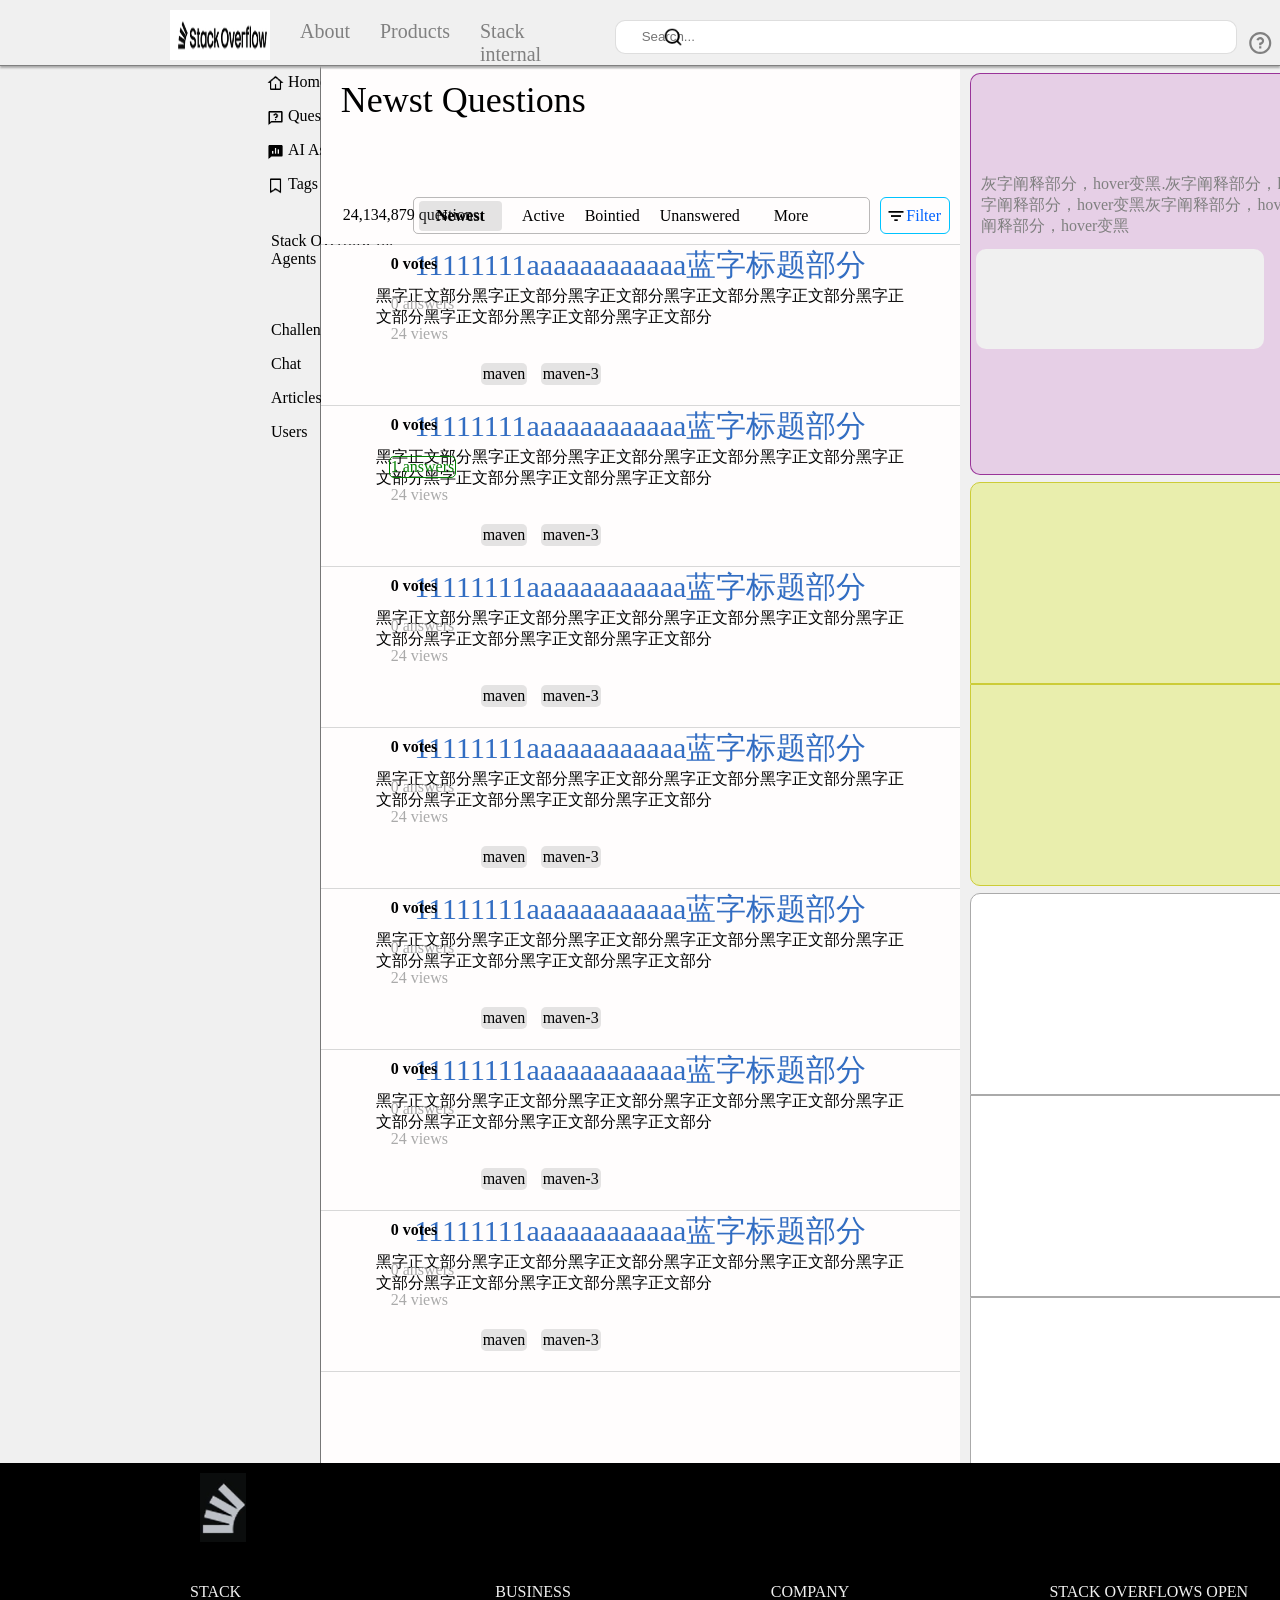
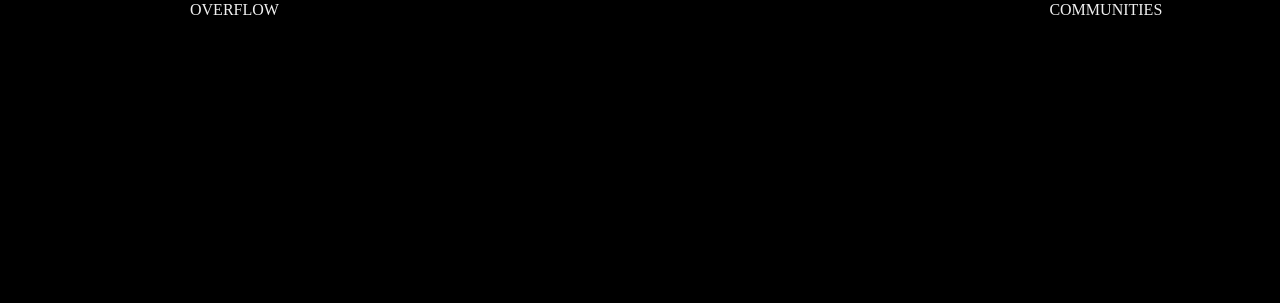
<file: answers/yudehai/界面/1.html>
<!DOCTYPE html>
<html lang="en">
<head>
    <meta charset="UTF-8">
    <meta name="viewport" content="width=device-width, initial-scale=1.0">
    <title>Document</title>
    <link rel="stylesheet" href="1.css">
</head>
<body>
    <div class="big">
    <div class="top">
        <div class="text">
        <img src="./图片/屏幕截图 2026-11-28 145745.png" class="logo">
        
        <span class="text1">About</span>
        <span class="text2">Products</span>
        <span class="text3">Stack internal</span>
        <input type="text"   placeholder="Search..." class="sou"><img class="soutu" src="./图片/search-line.png" ></input>
        <svg xmlns="http://www.w3.org/2000/svg" viewBox="0 0 24 24" fill="currentColor" class="wen"><path d="M12 22C6.47715 22 2 17.5228 2 12C2 6.47715 6.47715 2 12 2C17.5228 2 22 6.47715 22 12C22 17.5228 17.5228 22 12 22ZM12 20C16.4183 20 20 16.4183 20 12C20 7.58172 16.4183 4 12 4C7.58172 4 4 7.58172 4 12C4 16.4183 7.58172 20 12 20ZM11 15H13V17H11V15ZM13 13.3551V14H11V12.5C11 11.9477 11.4477 11.5 12 11.5C12.8284 11.5 13.5 10.8284 13.5 10C13.5 9.17157 12.8284 8.5 12 8.5C11.2723 8.5 10.6656 9.01823 10.5288 9.70577L8.56731 9.31346C8.88637 7.70919 10.302 6.5 12 6.5C13.933 6.5 15.5 8.067 15.5 10C15.5 11.5855 14.4457 12.9248 13 13.3551Z"></path></svg>
        <svg xmlns="http://www.w3.org/2000/svg" viewBox="0 0 24 24" fill="currentColor" class="set"><path d="M12 1L21.5 6.5V17.5L12 23L2.5 17.5V6.5L12 1ZM12 3.311L4.5 7.65311V16.3469L12 20.689L19.5 16.3469V7.65311L12 3.311ZM12 16C9.79086 16 8 14.2091 8 12C8 9.79086 9.79086 8 12 8C14.2091 8 16 9.79086 16 12C16 14.2091 14.2091 16 12 16ZM12 14C13.1046 14 14 13.1046 14 12C14 10.8954 13.1046 10 12 10C10.8954 10 10 10.8954 10 12C10 13.1046 10.8954 14 12 14Z"></path></svg>
        <div class="logIn">Log in</div>
        <div class="sign">Sign up</div>

    </div>
    </div>
    <div class="main">
        <div class="main_left">
            <div class="left1"><img src="./图片/home.png" class="home">
                <span>Home</span></div>
            <div class="left1">
                <img src="./图片/questionnaire-line.png" class="home"><span>Questions</span></div>
            <div class="left1">
                <img src="./图片/chat-poll-fill.png" class="home">
                <span>AI Assist</span></div>
            <div class="left1">
                <img src="./图片/bookmark-line.png " class="home"><span>Tags</span></div>
            <div class="left2">
                Stack Overflow for Agents</div>
            <div class="left3">Challenges</div>
            <div class="left3">Chat</div>
            <div class="left3">Articles</div>
            <div class="left3">Users</div>

        </div>
        <div class="main_cen">
            <div class="cen1">
                <div class="new">Newst Questions</div>
                <div class="shuliang">24,134,879 questions</div>
                <div class="gongNeng">
                    <div class="gongn">Newest</div>
                    <div class="gong1">Active</div>
                    <div class="gong1">Bointied</div>
                    <div class="gong1">Unanswered</div>
                    <div class="gong5">More</div>


                </div>
                <div class="filter"><img src="./图片/filter-3-line.png" class="fi">
                    <span>Filter</span></div>
            </div>
            <div class="cen">
                <div class="lanzi">11111111aaaaaaaaaaaa蓝字标题部分</div>
                <div class="votes">0 votes</div>
                <div class="ans">0 answers</div>
                <div class="vie">24 views</div>


                <div class="黑zi">黑字正文部分黑字正文部分黑字正文部分黑字正文部分黑字正文部分黑字正<br>文部分黑字正文部分黑字正文部分黑字正文部分</div>
                <div class="maven">maven</div>
                <div class="maven_3">maven-3</div>

            </div>
            <div class="cen">
                <div class="lanzi">11111111aaaaaaaaaaaa蓝字标题部分</div>
                <div class="votes">0 votes</div>
                <div  class="moren">1 answers</div>
                <div class="vie">24 views</div>


                <div class="黑zi">黑字正文部分黑字正文部分黑字正文部分黑字正文部分黑字正文部分黑字正<br>文部分黑字正文部分黑字正文部分黑字正文部分</div>
                <div class="maven">maven</div>
                <div class="maven_3">maven-3</div>

            </div>
            <div class="cen"><div class="lanzi">11111111aaaaaaaaaaaa蓝字标题部分</div>
                <div class="votes">0 votes</div>
                <div class="ans">0 answers</div>
                <div class="vie">24 views</div>


                <div class="黑zi">黑字正文部分黑字正文部分黑字正文部分黑字正文部分黑字正文部分黑字正<br>文部分黑字正文部分黑字正文部分黑字正文部分</div>
                <div class="maven">maven</div>
                <div class="maven_3">maven-3</div>
</div>
            <div class="cen"><div class="lanzi">11111111aaaaaaaaaaaa蓝字标题部分</div>
                <div class="votes">0 votes</div>
                <div class="ans">0 answers</div>
                <div class="vie">24 views</div>


                <div class="黑zi">黑字正文部分黑字正文部分黑字正文部分黑字正文部分黑字正文部分黑字正<br>文部分黑字正文部分黑字正文部分黑字正文部分</div>
                <div class="maven">maven</div>
                <div class="maven_3">maven-3</div>
</div>
            <div class="cen"><div class="lanzi">11111111aaaaaaaaaaaa蓝字标题部分</div>
                <div class="votes">0 votes</div>
                <div class="ans">0 answers</div>
                <div class="vie">24 views</div>


                <div class="黑zi">黑字正文部分黑字正文部分黑字正文部分黑字正文部分黑字正文部分黑字正<br>文部分黑字正文部分黑字正文部分黑字正文部分</div>
                <div class="maven">maven</div>
                <div class="maven_3">maven-3</div>
</div>
            <div class="cen"><div class="lanzi">11111111aaaaaaaaaaaa蓝字标题部分</div>
                <div class="votes">0 votes</div>
                <div class="ans">0 answers</div>
                <div class="vie">24 views</div>


                <div class="黑zi">黑字正文部分黑字正文部分黑字正文部分黑字正文部分黑字正文部分黑字正<br>文部分黑字正文部分黑字正文部分黑字正文部分</div>
                <div class="maven">maven</div>
                <div class="maven_3">maven-3</div>
</div>
            <div class="cen"><div class="lanzi">11111111aaaaaaaaaaaa蓝字标题部分</div>
                <div class="votes">0 votes</div>
                <div class="ans">0 answers</div>
                <div class="vie">24 views</div>


                <div class="黑zi">黑字正文部分黑字正文部分黑字正文部分黑字正文部分黑字正文部分黑字正<br>文部分黑字正文部分黑字正文部分黑字正文部分</div>
                <div class="maven">maven</div>
                <div class="maven_3">maven-3</div>
</div>
            <div class="cen"></div>



        </div>
        <div class="main_right">
            <div class="zi">
                <div class="chanshi">灰字阐释部分，hover变黑.灰字阐释部分，hover变黑灰字阐释部分，hover变黑灰字阐释部分，hover变黑灰字阐释部分，hover变黑</div>
                <div class="neibai"></div>
            </div>
            <div class="huang1"></div>
            <div class="huang2"></div>
            <div class="bai1"></div>
            <div class="bai2"></div>
            <div class="bai3"></div>


        </div>
    </div>
    <div class="bottom">
        <img src="./图片/屏幕截图 2026-11-28 154349.png" class="bottom_logo">
        <div class="bottom_word">
            <div class="zuo1">
                <div class="biao1">STACK OVERFLOW</div>

            </div>
            <div class="zuo1"><div class="biao1">BUSINESS</div></div>
            <div class="zuo1"><div class="biao1">COMPANY</div></div>
            <div class="zuo1"><div class="biao1">STACK OVERFLOWS OPEN COMMUNITIES</div></div>

        </div>
    </div>
    </div>
</body>
</html>
</file>
<file: questions/JS-第四题/style.css>
/* ============================================================
   多元宇宙分支追踪器 · TVA 暗黑科技风
   ============================================================ */

/* ---------- 全局 ---------- */
* {
    box-sizing: border-box;
}

body {
    font-family: "JetBrains Mono", "Fira Code", "PingFang SC",
        "Microsoft YaHei", monospace;
    background:
        radial-gradient(circle at 20% 10%, rgba(0, 240, 200, 0.08), transparent 40%),
        radial-gradient(circle at 85% 85%, rgba(255, 140, 0, 0.08), transparent 40%),
        #0a0e14;
    color: #cdd6e0;
    margin: 0;
    padding: 40px 12px;
    min-height: 100vh;
    display: flex;
    justify-content: center;
    align-items: flex-start;
    position: relative;
    overflow-x: hidden;
}

/* 背景网格 */
body::before {
    content: "";
    position: fixed;
    inset: 0;
    background-image:
        linear-gradient(rgba(0, 240, 200, 0.04) 1px, transparent 1px),
        linear-gradient(90deg, rgba(0, 240, 200, 0.04) 1px, transparent 1px);
    background-size: 40px 40px;
    pointer-events: none;
    z-index: 0;
}

/* ---------- JSON 高亮 ---------- */
.json-key {
    color: #00f0c8;
}

.json-string {
    color: #7ee787;
}

.json-number {
    color: #ff8c00;
}

.json-boolean {
    color: #79c0ff;
}

.json-null {
    color: #6e7681;
    font-style: italic;
}

.json-error {
    color: #ff4d6d;
    font-weight: bold;
    text-shadow: 0 0 8px rgba(255, 77, 109, 0.5);
}

/* ---------- 主容器 ---------- */
.app {
    position: relative;
    z-index: 1;
    width: 100%;
    max-width: 620px;
    background: rgba(18, 24, 33, 0.85);
    backdrop-filter: blur(12px);
    -webkit-backdrop-filter: blur(12px);
    border: 1px solid rgba(0, 240, 200, 0.15);
    border-radius: 16px;
    padding: 32px 36px;
    box-shadow:
        0 0 0 1px rgba(0, 240, 200, 0.05),
        0 20px 60px rgba(0, 0, 0, 0.6),
        inset 0 1px 0 rgba(255, 255, 255, 0.04);
    animation: fadeIn 0.4s ease;
}

/* 顶部装饰光条 */
.app::before {
    content: "";
    position: absolute;
    top: 0;
    left: 10%;
    right: 10%;
    height: 2px;
    background: linear-gradient(90deg, transparent, #00f0c8, #ff8c00, transparent);
    border-radius: 2px;
    opacity: 0.7;
}

/* ---------- 标题 ---------- */
h1 {
    text-align: center;
    margin: 0 0 28px;
    font-size: 24px;
    font-weight: 700;
    letter-spacing: 2px;
    color: #e6edf3;
    text-shadow: 0 0 20px rgba(0, 240, 200, 0.4);
}

h1::after {
    content: "MULTIVERSE BRANCH TRACKER";
    display: block;
    font-size: 10px;
    letter-spacing: 4px;
    color: #00f0c8;
    margin-top: 8px;
    opacity: 0.7;
    font-weight: 400;
}

/* ---------- 表单区 ---------- */
.group {
    margin-bottom: 18px;
    padding: 16px 18px;
    background: rgba(10, 14, 20, 0.6);
    border-radius: 12px;
    border: 1px solid rgba(0, 240, 200, 0.1);
    transition: border-color 0.25s ease, box-shadow 0.25s ease;
}

.group:hover {
    border-color: rgba(0, 240, 200, 0.25);
    box-shadow: 0 0 20px rgba(0, 240, 200, 0.05);
}

.group-row {
    display: flex;
    flex-wrap: wrap;
    gap: 10px;
    align-items: center;
}

/* ---------- 输入框 ---------- */
input {
    flex: 1;
    min-width: 110px;
    padding: 10px 14px;
    background: rgba(0, 0, 0, 0.4);
    border: 1px solid rgba(0, 240, 200, 0.2);
    border-radius: 8px;
    color: #e6edf3;
    font-family: inherit;
    font-size: 14px;
    outline: none;
    transition: all 0.25s ease;
}

input::placeholder {
    color: #4a5568;
}

input:focus {
    border-color: #00f0c8;
    box-shadow:
        0 0 0 3px rgba(0, 240, 200, 0.15),
        0 0 15px rgba(0, 240, 200, 0.2);
    background: rgba(0, 240, 200, 0.03);
}

/* 去掉 number 输入框的上下箭头 */
input[type="number"]::-webkit-outer-spin-button,
input[type="number"]::-webkit-inner-spin-button {
    -webkit-appearance: none;
    margin: 0;
}

/* ---------- 按钮 ---------- */
button {
    padding: 10px 18px;
    border: 1px solid rgba(0, 240, 200, 0.4);
    border-radius: 8px;
    background: linear-gradient(135deg, rgba(0, 240, 200, 0.15), rgba(0, 240, 200, 0.05));
    color: #00f0c8;
    font-family: inherit;
    font-size: 13px;
    font-weight: 600;
    letter-spacing: 0.5px;
    cursor: pointer;
    transition: all 0.25s ease;
    position: relative;
    overflow: hidden;
    white-space: nowrap;
}

button::before {
    content: "";
    position: absolute;
    inset: 0;
    background: linear-gradient(135deg, transparent, rgba(0, 240, 200, 0.2), transparent);
    transform: translateX(-100%);
    transition: transform 0.5s ease;
}

button:hover {
    border-color: #00f0c8;
    color: #0a0e14;
    background: #00f0c8;
    box-shadow:
        0 0 20px rgba(0, 240, 200, 0.5),
        0 0 40px rgba(0, 240, 200, 0.2);
    transform: translateY(-1px);
}

button:hover::before {
    transform: translateX(100%);
}

button:active {
    transform: scale(0.97);
}

/* 危险/特殊按钮（洛基劫持）用橙色 */
#hijack {
    border-color: rgba(255, 140, 0, 0.5);
    background: linear-gradient(135deg, rgba(255, 140, 0, 0.15), rgba(255, 140, 0, 0.05));
    color: #ff8c00;
}

#hijack:hover {
    border-color: #ff8c00;
    background: #ff8c00;
    color: #0a0e14;
    box-shadow:
        0 0 20px rgba(255, 140, 0, 0.5),
        0 0 40px rgba(255, 140, 0, 0.2);
}

/* ---------- 输出结果区 ---------- */
.result {
    margin-top: 24px;
    background: rgba(0, 0, 0, 0.5);
    padding: 18px 20px;
    border-radius: 12px;
    border: 1px solid rgba(0, 240, 200, 0.15);
    border-left: 3px solid #00f0c8;
    white-space: pre-wrap;
    min-height: 60px;
    font-size: 13px;
    line-height: 1.7;
    color: #cdd6e0;
    overflow-x: auto;
    transition: all 0.3s ease;
}

.result pre {
    margin: 0;
    font-family: inherit;
    white-space: pre-wrap;
    word-break: break-word;
}

/* 滚动条 */
.result::-webkit-scrollbar {
    width: 8px;
    height: 8px;
}

.result::-webkit-scrollbar-track {
    background: rgba(0, 0, 0, 0.3);
    border-radius: 4px;
}

.result::-webkit-scrollbar-thumb {
    background: rgba(0, 240, 200, 0.3);
    border-radius: 4px;
}

.result::-webkit-scrollbar-thumb:hover {
    background: rgba(0, 240, 200, 0.6);
}

/* ---------- 渐显动画 ---------- */
#result.fade {
    animation: fadeIn 0.3s ease;
}

@keyframes fadeIn {
    from {
        opacity: 0;
        transform: translateY(6px);
    }

    to {
        opacity: 1;
        transform: translateY(0);
    }
}

/* 扫描线装饰（可选，增加科技感） */
.app::after {
    content: "";
    position: absolute;
    inset: 0;
    border-radius: 16px;
    background: linear-gradient(transparent 50%,
            rgba(0, 240, 200, 0.015) 50%);
    background-size: 100% 4px;
    pointer-events: none;
    opacity: 0.5;
}

/* ---------- 响应式 ---------- */
@media (max-width: 480px) {
    .app {
        padding: 24px 18px;
    }

    h1 {
        font-size: 20px;
    }

    .group {
        padding: 12px 14px;
    }

    button {
        flex: 1;
        padding: 10px 12px;
    }

    input {
        min-width: 100%;
        flex: 1 1 100%;
    }
}
</file>
<file: questions/网页/a.css>
.top {
  grid-row: 1/2;
  min-width: 100px;
  margin: 0 auto;
  position: fixed;
  display: grid;
  background-color: white;

  border-bottom: 1px solid gray;
  top: 0px;
  left: 0;
  width: 100vw;
  height: 60px;
  line-height: 70px;

  grid-template-columns: 18% 2% 10% 5% 5% 6% 20% 2% 2% 4.5% 4% 18%;

  clear: both;
}

.Stack_Overflow {
  font-size: 1.2em;
  font-weight: 800;
  grid-column: 3/4;
}

.svg_1 {
  height: 1.7em;
  grid-column: 2/3;
  align-items: center;
  justify-items: center;
  border-top: 1em solid white;

}

.svg_2 {
  color: gray;
  z-index: 1;
  grid-column: 7/8;
  position: absolute;
  top: 15%;
  left: 3%;
  align-items: center;
  justify-items: center;
  border-top: 1em solid white;
}

.svg_3 {
  height: 25px;
  grid-column: 8/9;
  position: relative;
  top: 18px;
  left: 8px;
}

.svg_4 {
  width: 25px;
  grid-column: 9/10;
  position: relative;
  top: 22px;
  left: 5px;
}

.svg_c {
  height: 1.5em;
  width: 1.5em;
  position: relative;
  top: 10px
}

/* .svg_home,
.svg_question,
.svg_a,
.svg_b {
  width: 1em;
  position: relative;
  top: 10px
} */

.About,
.Products,
.Stack {
  font-size: 0.7em;
  color: darkgray;
}

.search {
  grid-column: 7/8;
  height: 25px;
  align-items: center;
  position: relative;
  top: 18px;
  padding-left: 2em;
}

.in,
.up {
  height: 30px;
  width: 70px;
  position: relative;
  top: 15px
}

.in {
  background-color: white;
  border-radius: 8px;
  border: 2px solid #73bcf4;
}

.up {
  background-color: #51acf1;
  border-radius: 8px;
  border: none;
}

.aside_1,
.aside_2 {
  padding-top: 30px;
}

.aside_1 {
  width: 200px;
  height: 5000px;
  position: fixed;
  top: 60px;
  left: 16%;
  /* background-color: #51acf1; */

  border-right: 1px solid gray;

  display: flex;
  flex-direction: column;
  z-index: -1;

}

.aside_2 {
  width: 240px;
  height: 3000px;
  position: relative;
  top: 60px;
  left: 65%;
  /* background-color: #51acf1; */

  border-left: 1px solid gray;
  display: flex;
  flex-direction: column;
  gap: 10px;
  z-index: -1;
}

.main {
  position: absolute;
  width: 560px;
  top: 60px;
  left: 30%;
  z-index: -1;
}

.home,
.question,
.a,
.b,
.d,
.e,
.f,
.g,
.h,
.i {
  line-height: 10px;
  padding-left: 20px;
  border-radius: 5px;
  padding-bottom: 20px;
  padding-top: 10px;
}

.c {
  height: 40px;
  line-height: 20px;
  padding-left: 20px;
  border-radius: 5px;
  padding-bottom: 20px;
}

:hover.home,
:hover.question,
:hover.a,
:hover.b,
:hover.c,
:hover.d,
:hover.e,
:hover.f,
:hover.g,
:hover.h,
:hover.i {
  background-color: #e3e3e3;
  font-weight: 700;
}

/* #A2A1E0  */
.try {
  background-color: #ceceea;
  border: 2px solid #7e7dba;
  border-radius: 6px;
  height: 300px;
  width: 300px;
  font-size: 13px;
  padding: 13px;
}

.head {
  font-size: 15px;
  font-weight: 700;
}

.Paste {
  font-style: italic;
}

.Help {
  background-color: aliceblue;
  padding: 8px;
  border-radius: 5px;
}

.Explore {
  color: #2084d1;
  font-weight: 700;
  font-size: 16px;
}

.the {
  background-color: #FCF7E9;
  border: 2px solid #F3E0A8;
  border-radius: 6px;
  height: 300px;
  width: 300px;
  font-size: 13px;
  padding: 13px;
}

.collect {
  border: 2px solid gray;
  border-radius: 6px;
  height: 300px;
  width: 300px;
  padding: 13px;
}

.without {
  height: 800px;
}

.Hot {
  position: sticky;
  top: 30%;
  border: 2px solid rgb(202, 201, 201);
  border-radius: 6px;
  height: 300px;
  width: 300px;
  padding: 13px;
}

.bottom {
  background-color: black;
  height: 500px;
}
</file>
<file: answers/yudehai/界面/1.css>
body {
  margin: 0;
  Background-color: #F0F0F0;
}
.top {
    position: fixed;
    top: 0;
    display: flex;
    flex-direction: row;    
    width: 100%;
    height: 65px;
    background-color:#F0F0F0;
    border-bottom: gray 1px solid ;
    z-index: 2;
    box-shadow: 0 2px 2px #aaa;

}
.logo{
    position: absolute;
    left:0;
    transform: translate(-130px,-10px);
    height: 50px;
    width: 100px;
    background: #f0f0f01b;
    /* transform: translate(-300px,-10px); */
}
.text {
    display: flex;
    flex-direction: row;
    color: gray;
    position: absolute;
    left:300px;
    top:30%;
    font-size: 20px;
    gap:30px
}
.sou {
    width: 600px;
    height: 30px;
    background-color: white;
    padding: 1px 26px;
    border: 1px solid rgba(128, 128, 128, 0.26);
    border-radius: 10px;
    outline: none;

}
.soutu {
    position: absolute;
    left: 363px;
    top: 7px;
    width: 20px;
}
.wen {
    width: 28px;
    transform: translateX(-20px);
}
.set {
    width: 28px;
    transform: translateX(-30px);

}
.logIn {
    color:rgb(45, 85, 247);
    width: 80px;
    height: 32px;
    display: flex;
    justify-content: center;
    border: rgb(45, 85, 247) 1.4px solid;
    border-radius: 4px;
    transform: translateY(1px);
}
.sign {
    font-weight: 300;
    color:white;
    background-color: rgba(0, 89, 255, 0.989);
    width: 80px;
    height: 32px;
    display: flex;
    justify-content: center;
    border: rgb(45, 85, 247) 1.4px solid;
    border-radius: 4px;
    transform: translate(-22px,1px);
}
.main {
    width: 100%;
    height:auto;
    display: flex;
    flex-direction: row;

}   
.main_left {
    /* position: fixed; */
    position: relative;
    top:66px;
    width: 25%;
    background-color: rgba(0, 255, 255, 0);
    display: flex;
    flex-direction: column;
    height:auto;
    gap: 2px;
    border-right: rgba(0, 0, 0, 0.502) 1px solid ;
}
.left1 {
    border-radius: 6px;
    background: rgba(252, 252, 252, 0);
    width: 150px;
    height: 32px;
    position: relative;
    left: 248px;
    padding-left: 23px;
    display: flex;
    align-items: center;
}
.left1:hover{
    background-color: rgba(128, 128, 128, 0.215);
}
.left2 {
    width: 150px;
    height: 50px;
     position: relative;
    left: 248px;
    transform: translateY(30px);
    padding-left: 23px;
    border-radius: 6px;
}
.left2:hover{
    background-color: rgba(128, 128, 128, 0.215);
}
.left3 {
    transform: translateY(60px);
    border-radius: 6px;
    background: rgba(252, 252, 252, 0);
    width: 150px;
    height: 32px;
    position: relative;
    left: 248px;
    padding-left: 23px;
    display: flex;
    align-items: center;
}
.left3:hover{
    background-color:rgba(128, 128, 128, 0.215);
}
.main_cen {
    height: 80%;
    width: 50%;
    background: rgba(128, 128, 128, 0.215);
    gap:2px;
    position: relative;
    top:69px;
}
.cen {
    width: 100%;
    height:160px;
    background: #fffdfd;
    margin-top: 1px;
    display: flex;
    flex-direction: column;
align-items: center;
justify-items: center;
position: relative;

}
.cen1 {
    width: 100%;
    height:175px;
    background: #fffdfd;
    margin-top: 0px;
    position: relative;


}
.new {
    font-size: 36px;
    position: absolute;
    left:20px;
    top:10px;
}
.shuliang {
position: absolute;
bottom: 20px;
left:22px;
}
.gongNeng {
    display: flex;
    flex-direction: row;
    width: 450px;
    height: 35px;
    border: rgba(0, 0, 0, 0.272) 1.4px solid;
    border-radius: 5px;
    position: absolute;
    right: 90px;
    bottom:10px;
    gap:20px;
    padding-left: 5px;
align-items: center;
}
.gongn {
background-color: rgba(128, 128, 128, 0.215);
display: flex;
align-items: center;
justify-content: center;
height: 30px;
width: 83px;
border-radius: 4px;
font-weight: 600;
}
.gong5 {
transform: translateX(14px);
}
.filter {
    position: absolute;
    right:10px;
    bottom: 10px;
    border: rgb(0, 195, 255) 1.4px solid ;
    border-radius: 6px;
    color:rgb(0, 98, 255);
    width: 60px;
    height: 35px;
    align-items: center;
    display: flex;
justify-content: end;
padding-right: 8px;


}
.main_right {
    width: 25%;
    display: flex;
    flex-direction: column;
    position: relative;
    top:69px;
}
.zi {
    width: 400px;
    background-color: rgba(214, 150, 214, 0.363);
    height: 400px;
    margin-left: 10px;
    margin-top: 4px;
    border: rgba(128, 0, 128, 0.751) 1.4px solid;
    border-radius: 10px;
    
}
.neibai {
    width: 90%;
    height: 100px;
    background-color: #F0F0F0;
    position: absolute;
    left:5%;
    top:180px;
    border-radius: 10px;
}
.huang1 {
    width: 400px;
    background-color: rgba(219, 234, 57, 0.363);
    height: 200px;
    margin-left: 10px;
    margin-top: 7px;
    border: rgb(204, 204, 55) 1.4px solid;
    border-radius: 10px 10px 0 0;
    
}
.huang2 {
    width: 400px;
    background-color: rgba(219, 234, 57, 0.363);
    height: 200px;
    margin-left: 10px;
    border: rgb(204, 204, 55) 1.4px solid;
    border-radius:  0 0  10px 10px;
    
}
.bai1 {
    width: 400px;
    background-color: white;
    height: 200px;
    margin-left: 10px;
    margin-top: 7px;
    border: #aaa 1.4px solid;
    border-radius: 10px 10px 0 0;
    
}
.bai2 {
    width: 400px;
    background-color: white;
    height: 200px;
    margin-left: 10px;
    border: #aaa 1.4px solid;
    
}
.bai3 {
    width: 400px;
    background-color: white;
    height: 200px;
    margin-left: 10px;
    border: #aaa 1.4px solid;
    border-radius: 0 0 10px 10px;
    
}
.bottom {
    width: 100%;
    height:440px;
    background: black;
    z-index: 1;
    position: relative;
}
.big {
    display: flex;
    flex-direction: column;
}
.bottom_logo {
    position: absolute;
    left:200px;
    top:10px;
}
.biao1 {
    color: #F0F0F0;
    
}
.zuo1 {
    display: flex;
    flex-direction: column;
}
.bottom_word {
    display: flex;
    flex-direction: row;
    position: absolute;
    top:120px;
    left:190px;
    gap:200px;
}
.home {
    width: 17px;
    position: relative;
    right: 4px;
    top:1px;
}
.sou:focus{
    outline-color: blue;
}
.lanzi {
    font-size: 30px;
    color: rgba(19, 86, 185, 0.865);
}
.maven {
    position: absolute;
    bottom: 20px;
    left:160px;
    background-color: #aaaaaa52;
    padding: 2px;
    border-radius: 5px;
}
.maven_3 {
    position: absolute;
    bottom: 20px;
    left:220px;
    background-color: #aaaaaa52;
    padding: 2px;
    border-radius: 5px;
}
.votes {
    position: absolute;
    left:70px;
    top:10px;
    font-weight: 600;
}
.ans {
     position: absolute;
    left:70px;
    top:50px;
    color: #aaa;
}
.vie {
    position: absolute;
    left:70px;
    top:80px;
    color: #aaa;
}
.moren {
      position: absolute;
    left:70px;
    top:50px;
    color: green;
    border: green 1px solid;
    border-radius: 5px;
    padding: 1px;
    transform: translateX(-2px);
}
.fi {
    width: 20px;
}
.text1:hover{
    background: #aaaaaa46;
    border-radius: 10px;
    padding: 0.3px;

}
.text2:hover{
     background: #aaaaaa46;
    border-radius: 10px;
    padding: 0.3px;
}
.text3:hover{
    background: #aaaaaa46;
    border-radius: 10px;
    padding: 0.2px;
}
.chanshi {
    color: gray;
    padding-left: 10px;
    transform:translateY(100px)
}
.chanshi:hover{
    color:black;
}
</file>
